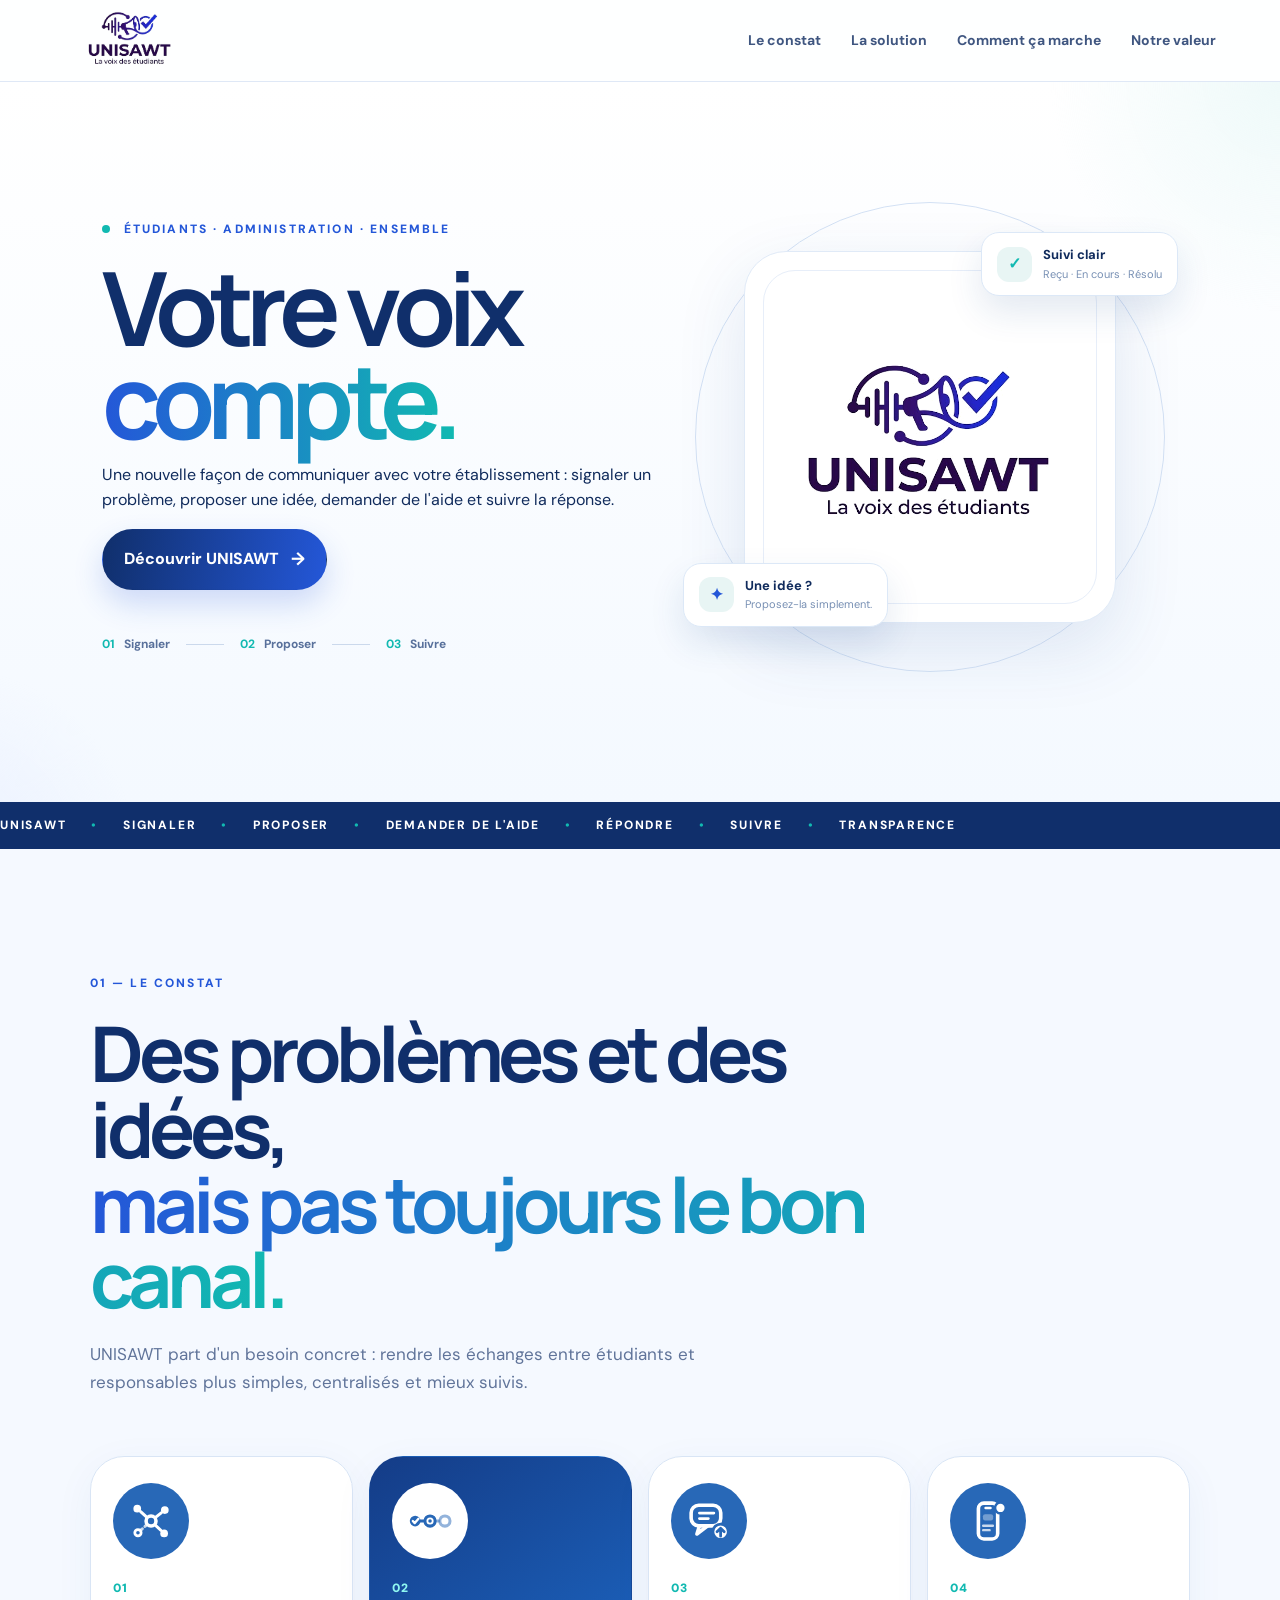
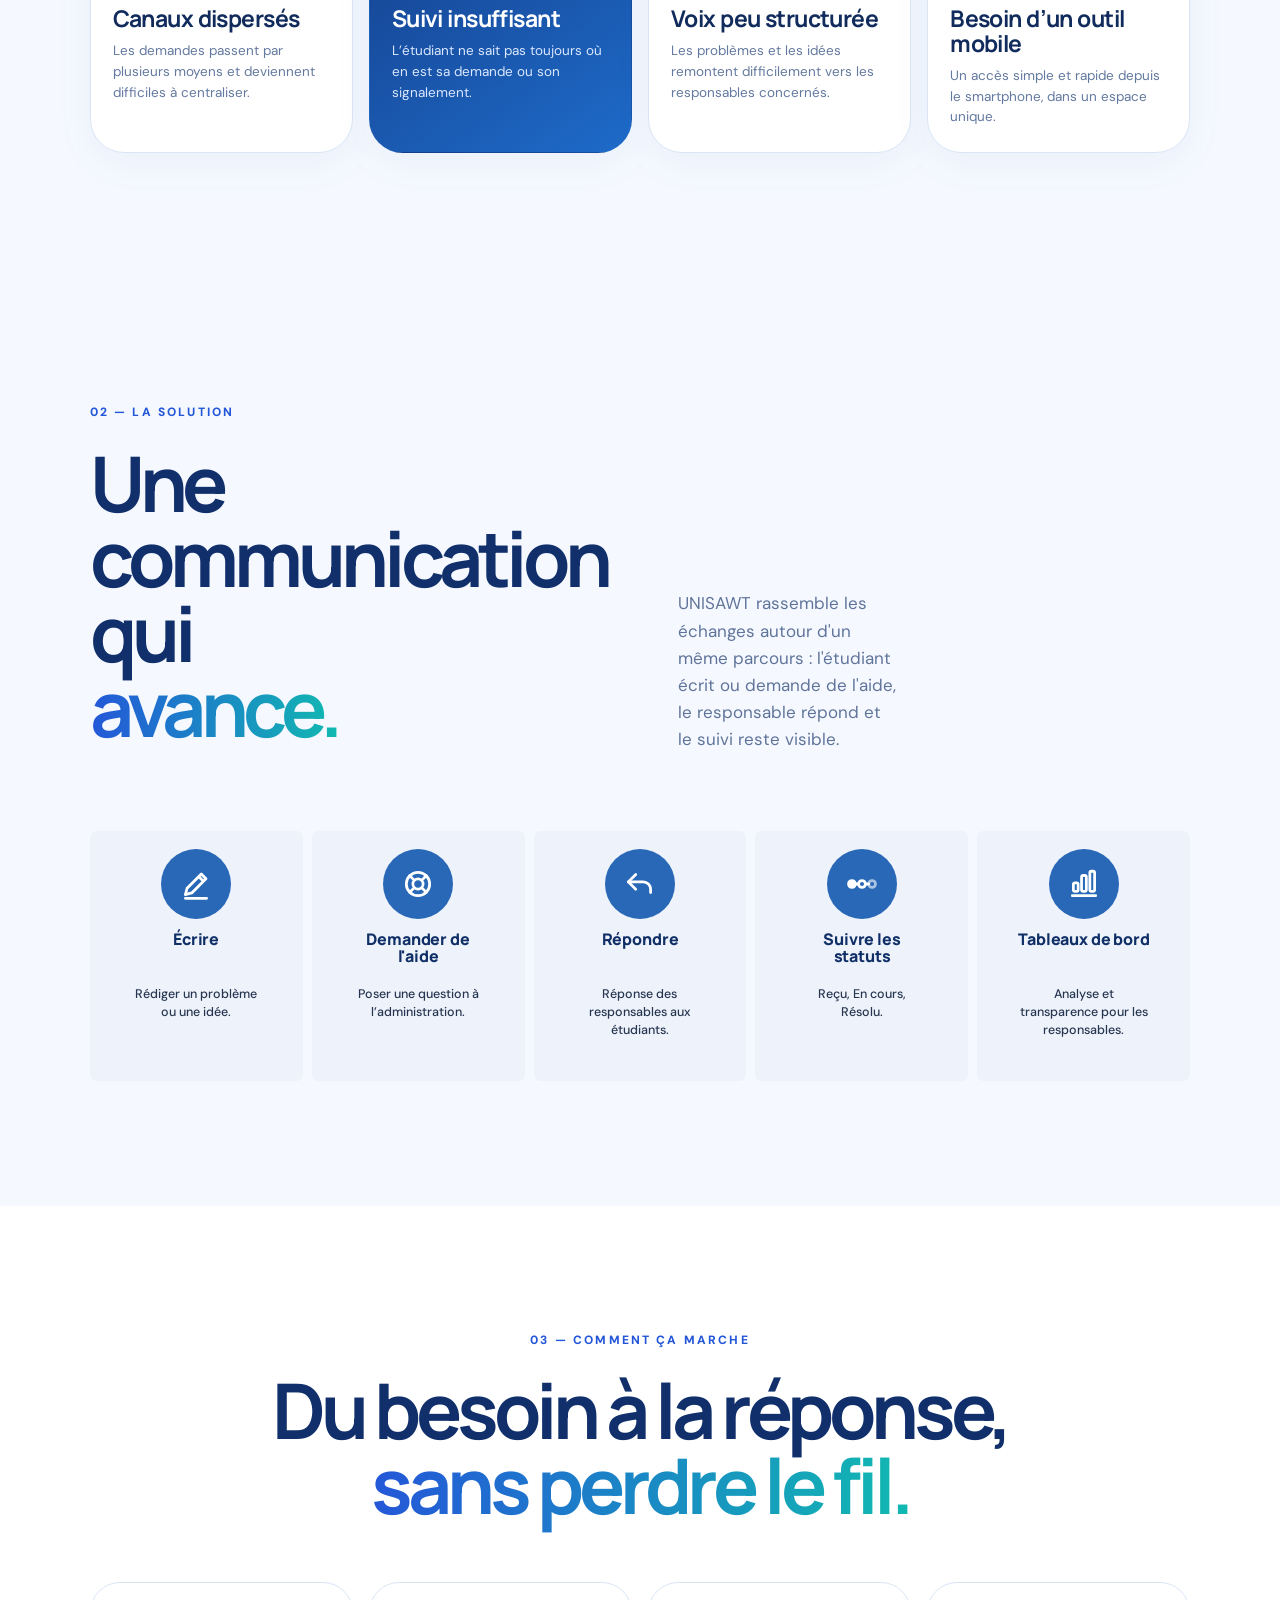
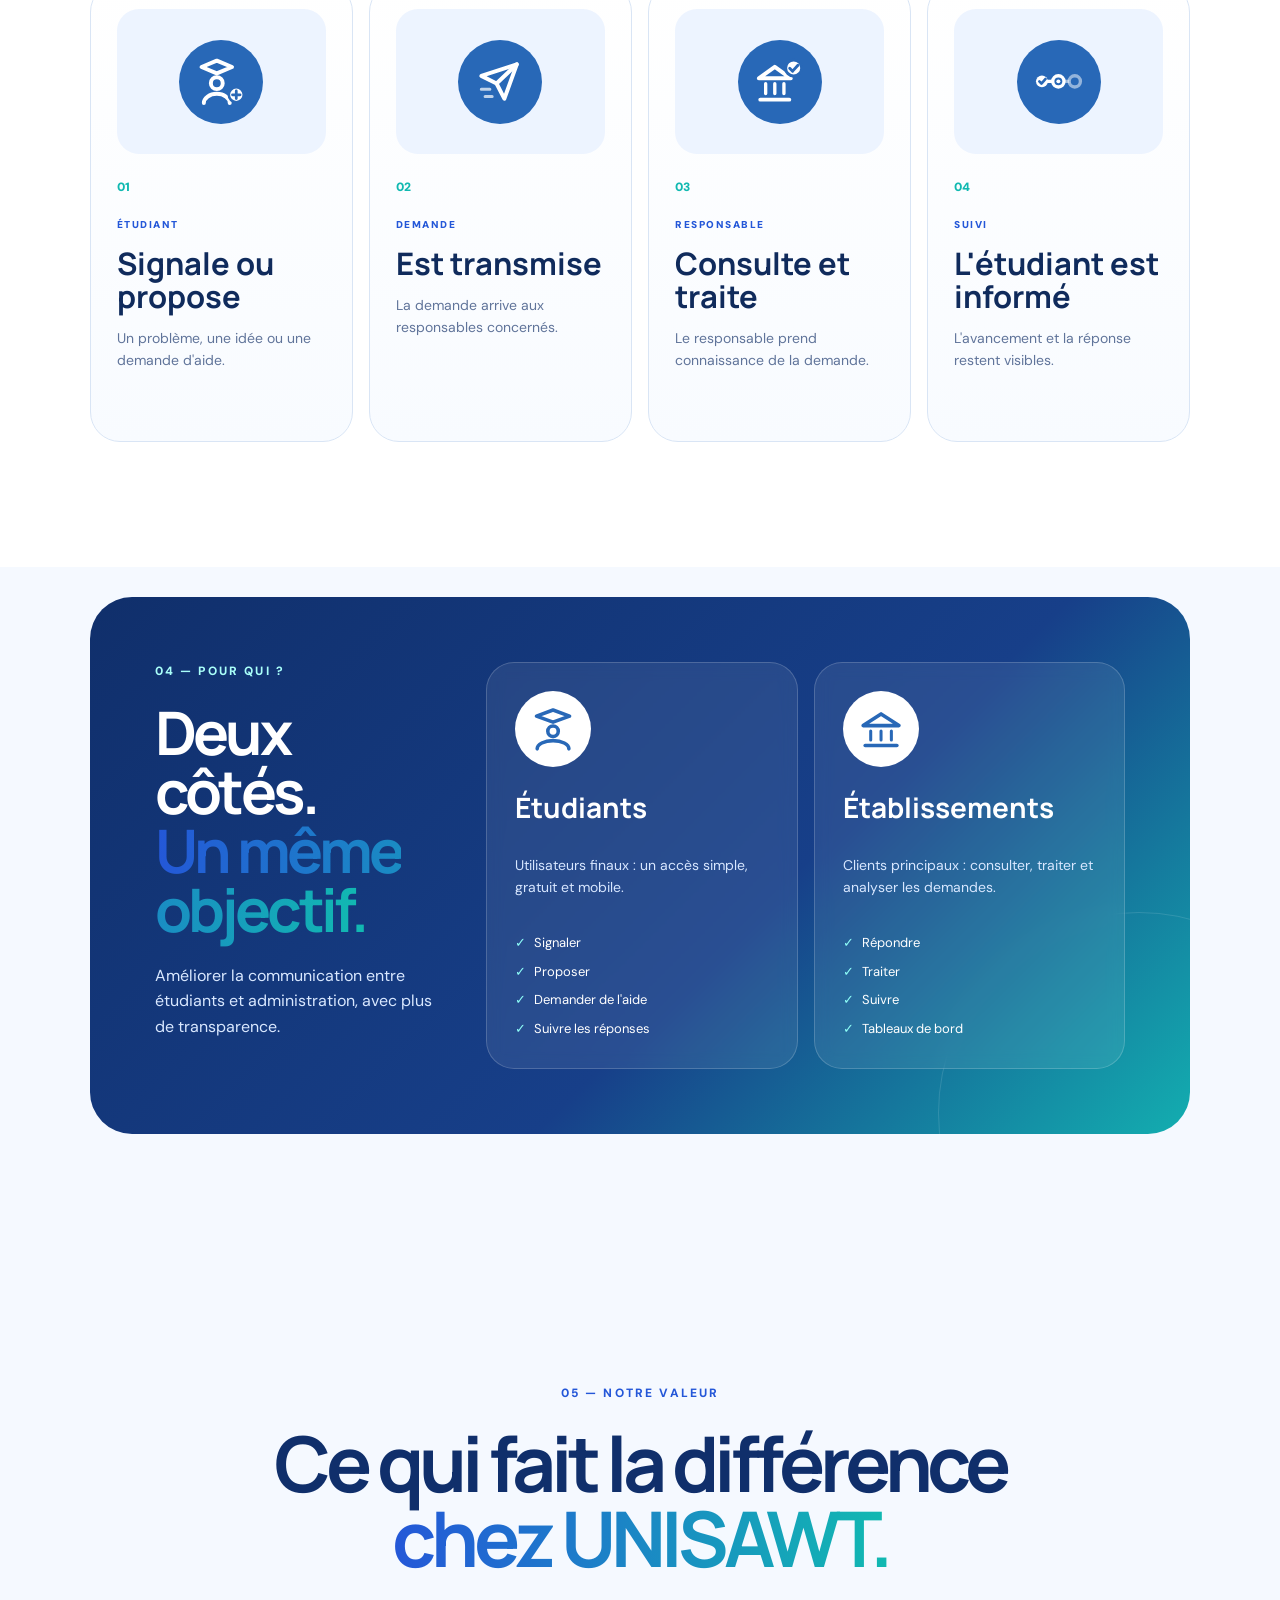
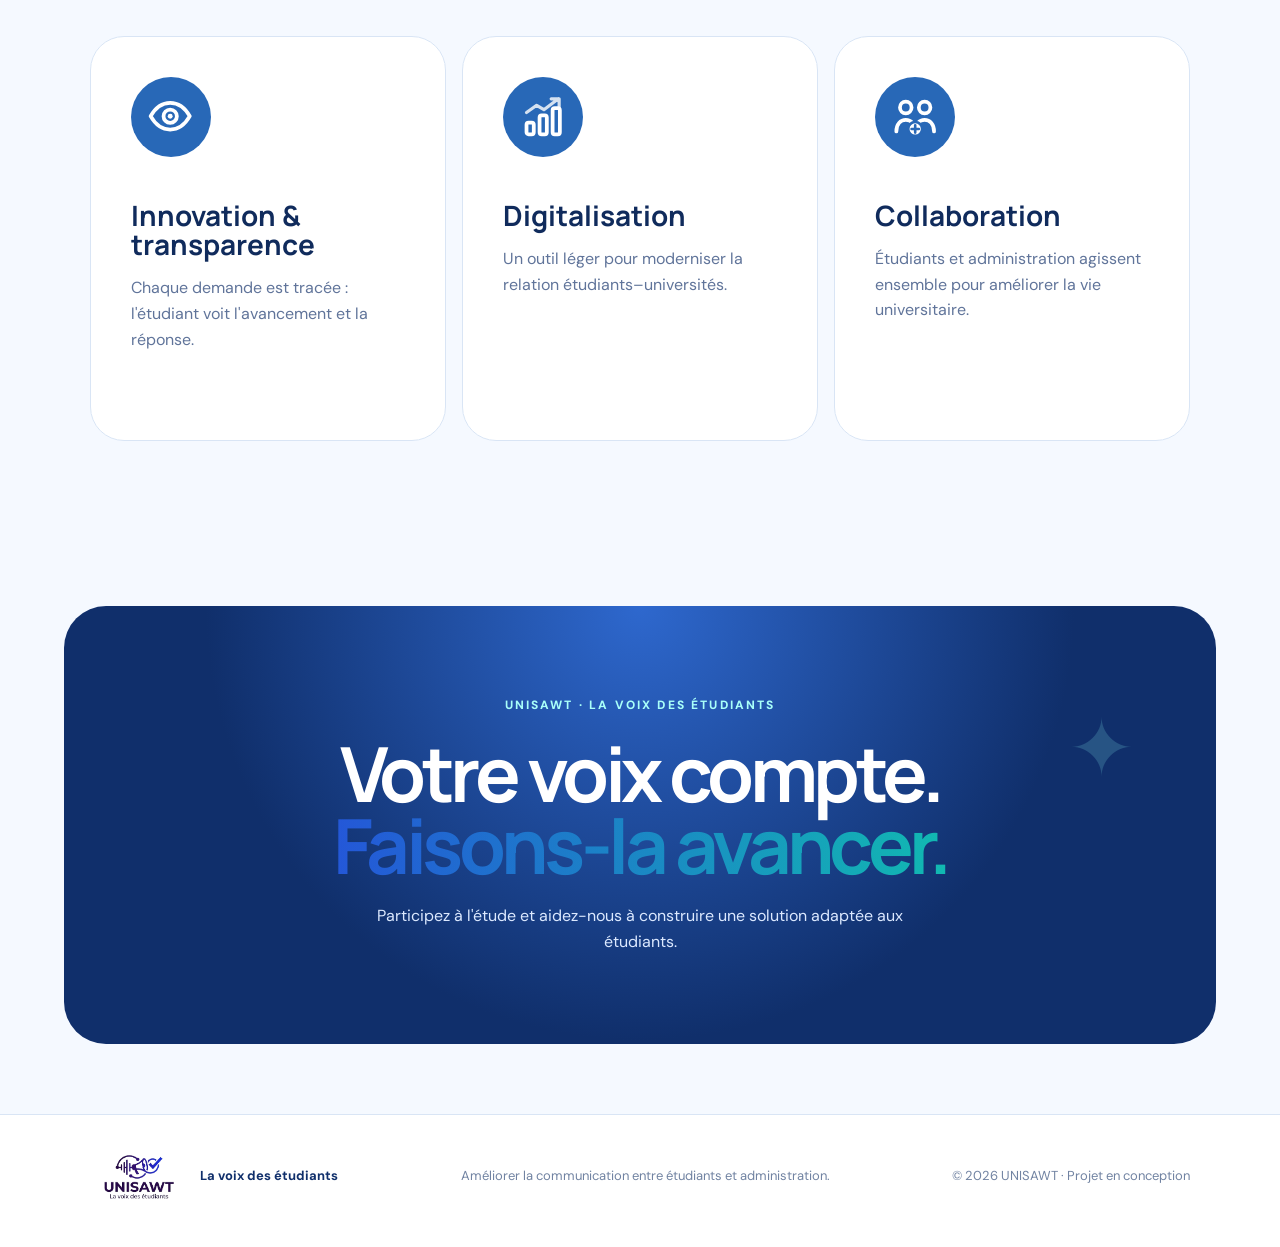
<file: index.html>
<!doctype html>
<html lang="fr">
<head>
  <meta charset="utf-8">
  <meta name="viewport" content="width=device-width, initial-scale=1">
  <meta name="description" content="UNISAWT — La voix des étudiants. Une solution pour signaler, proposer, demander de l'aide et suivre les échanges avec l'administration.">
  <title>UNISAWT · La voix des étudiants</title>
  <link rel="icon" href="assets/logo.png" type="image/png">
  <link rel="preconnect" href="https://fonts.googleapis.com">
  <link rel="preconnect" href="https://fonts.gstatic.com" crossorigin>
  <link href="https://fonts.googleapis.com/css2?family=DM+Sans:wght@400;500;600;700&family=Manrope:wght@600;700;800&display=swap" rel="stylesheet">
  <link rel="stylesheet" href="style.css">
</head>
<body>
  <header class="site-header">
    <a class="brand" href="#top" aria-label="UNISAWT">
      <img src="assets/logo.png" alt="UNISAWT — La voix des étudiants">
    </a>
    <button class="menu-toggle" aria-label="Ouvrir le menu" aria-expanded="false"><span></span><span></span><span></span></button>
    <nav class="nav">
      <a href="#constat">Le constat</a>
      <a href="#solution">La solution</a>
      <a href="#fonctionnement">Comment ça marche</a>
      <a href="#valeur">Notre valeur</a>
    </nav>
  </header>

  <main id="top">
    <section class="hero">
      <div class="hero-bg-shape shape-a"></div><div class="hero-bg-shape shape-b"></div>
      <div class="hero-copy reveal">
        <div class="eyebrow"><span></span> ÉTUDIANTS · ADMINISTRATION · ENSEMBLE</div>
        <h1>Votre voix<br><em>compte.</em></h1>
        <p>Une nouvelle façon de communiquer avec votre établissement : signaler un problème, proposer une idée, demander de l'aide et suivre la réponse.</p>
        <div class="hero-actions">
          <a class="btn btn-primary" href="questionnaire.html">Découvrir UNISAWT <b>→</b></a>
        </div>
        <div class="hero-mini">
          <span><b>01</b> Signaler</span><i></i><span><b>02</b> Proposer</span><i></i><span><b>03</b> Suivre</span>
        </div>
      </div>
      <div class="hero-visual reveal">
        <div class="visual-ring ring-1"></div><div class="visual-ring ring-2"></div>
        <div class="logo-card"><img src="assets/logo.png" alt="Logo UNISAWT"></div>
        <div class="floating-pill pill-1"><span class="check-shape">✓</span><div><strong>Suivi clair</strong><small>Reçu · En cours · Résolu</small></div></div>
        <div class="floating-pill pill-2"><span class="bulb-shape">✦</span><div><strong>Une idée ?</strong><small>Proposez-la simplement.</small></div></div>
      </div>
    </section>

    <section class="marquee"><div>UNISAWT <span>•</span> SIGNALER <span>•</span> PROPOSER <span>•</span> DEMANDER DE L'AIDE <span>•</span> RÉPONDRE <span>•</span> SUIVRE <span>•</span> TRANSPARENCE</div></section>

    <section class="section" id="constat">
      <div class="section-head reveal">
        <div class="eyebrow">01 — LE CONSTAT</div>
        <h2>Des problèmes et des idées,<br><em>mais pas toujours le bon canal.</em></h2>
        <p>UNISAWT part d'un besoin concret : rendre les échanges entre étudiants et responsables plus simples, centralisés et mieux suivis.</p>
      </div>
      <div class="problem-grid">
        <article class="problem-card compact-problem reveal">
          <div class="u-icon u-icon--problem" aria-hidden="true"><svg viewBox="0 0 32 32" fill="none" stroke="currentColor" stroke-width="2.6" stroke-linecap="round" stroke-linejoin="round" aria-hidden="true"><path d="M12.65 13L8.45 9.2M19.5 13.2l3.9-3.1M19.27 19.1l3.83 3.6" stroke-width="2.2"/><path d="M12.65 19L8.96 22.3" stroke-width="2.2" stroke-dasharray="1.4 2.6" opacity=".75"/><circle cx="16" cy="16" r="3.6"/><g fill="currentColor" stroke="none"><circle cx="6" cy="7" r="2.8"/><circle cx="26" cy="8" r="2.8"/><circle cx="25.5" cy="25" r="2.8"/></g><circle cx="6.5" cy="24.5" r="2.3" stroke-width="2"/></svg></div>
          <div class="problem-copy"><span class="card-number">01</span><h3>Canaux dispersés</h3><p>Les demandes passent par plusieurs moyens et deviennent difficiles à centraliser.</p></div>
        </article>
        <article class="problem-card compact-problem dark reveal">
          <div class="u-icon u-icon--problem" aria-hidden="true"><svg viewBox="0 0 32 32" fill="none" stroke="currentColor" stroke-width="2.6" stroke-linecap="round" stroke-linejoin="round" aria-hidden="true"><path d="M5.2 16H16" stroke-width="2.2"/><path d="M16 16h10.8" stroke-width="2.2" opacity=".5"/><circle cx="5.2" cy="16" r="3.9" fill="currentColor" stroke="none"/><path d="M3.5 16l1.4 1.5 2.7-3.1" stroke="var(--badge)" stroke-width="1.7"/><circle cx="16" cy="16" r="3.7" fill="var(--badge)" stroke-width="2.2"/><circle cx="16" cy="16" r="1.3" fill="currentColor" stroke="none"/><circle cx="26.8" cy="16" r="3.7" fill="var(--badge)" stroke-width="2.2" stroke-opacity=".5"/></svg></div>
          <div class="problem-copy"><span class="card-number">02</span><h3>Suivi insuffisant</h3><p>L’étudiant ne sait pas toujours où en est sa demande ou son signalement.</p></div>
        </article>
        <article class="problem-card compact-problem reveal">
          <div class="u-icon u-icon--problem" aria-hidden="true"><svg viewBox="0 0 32 32" fill="none" stroke="currentColor" stroke-width="2.6" stroke-linecap="round" stroke-linejoin="round" aria-hidden="true"><rect x="3" y="4.5" width="21.5" height="15" rx="5.5"/><path d="M9 19.6l-1.8 5.8 7.6-5.8"/><path d="M9 10.2h10.5M9 14.2h6.5" stroke-width="2"/><circle cx="24.4" cy="23.8" r="5.6" fill="currentColor" stroke="var(--badge)" stroke-width="2"/><path d="M24.4 27v-5.6M21.8 23.8l2.6-2.6 2.6 2.6" stroke="var(--badge)" stroke-width="2"/></svg></div>
          <div class="problem-copy"><span class="card-number">03</span><h3>Voix peu structurée</h3><p>Les problèmes et les idées remontent difficilement vers les responsables concernés.</p></div>
        </article>
        <article class="problem-card compact-problem reveal">
          <div class="u-icon u-icon--problem" aria-hidden="true"><svg viewBox="0 0 32 32" fill="none" stroke="currentColor" stroke-width="2.6" stroke-linecap="round" stroke-linejoin="round" aria-hidden="true"><rect x="9" y="3" width="14" height="26" rx="4"/><path d="M14.2 6.6h3.6" stroke-width="1.8"/><rect x="12.3" y="11" width="7.4" height="4.6" rx="1.6" fill="currentColor" fill-opacity=".35" stroke="none"/><path d="M12.5 19.4h7M12.5 22.6h4.6" stroke-width="1.8" opacity=".75"/><circle cx="25" cy="6.5" r="3.9" fill="currentColor" stroke="var(--badge)" stroke-width="1.8"/></svg></div>
          <div class="problem-copy"><span class="card-number">04</span><h3>Besoin d’un outil mobile</h3><p>Un accès simple et rapide depuis le smartphone, dans un espace unique.</p></div>
        </article>
      </div>
    </section>

    <section class="section solution-section" id="solution">
      <div class="section-head split reveal">
        <div><div class="eyebrow">02 — LA SOLUTION</div><h2>Une communication qui<br><em>avance.</em></h2></div>
        <p>UNISAWT rassemble les échanges autour d'un même parcours : l'étudiant écrit ou demande de l'aide, le responsable répond et le suivi reste visible.</p>
      </div>
      <div class="feature-layout feature-layout-clean">
        <article class="feature-card reveal">
          <div class="feature-icon-round"><svg viewBox="0 0 32 32" fill="none" stroke-linecap="round" stroke-linejoin="round" aria-hidden="true"><g stroke="#fff" stroke-width="2.6"><path d="M6 26l1.6-6L21 6.6 25.4 11 12 24.4zM18.5 9l4.5 4.5M6 29.5h20"/></g></svg></div>
          <h3>Écrire</h3>
          <p>Rédiger un problème ou une idée.</p>
        </article>
        <article class="feature-card reveal">
          <div class="feature-icon-round"><svg viewBox="0 0 32 32" fill="none" stroke-linecap="round" stroke-linejoin="round" aria-hidden="true"><g stroke="#fff" stroke-width="2.6"><circle cx="16" cy="16" r="11"/><circle cx="16" cy="16" r="4.8"/><path d="M19.4 12.6l4.4-4.4M12.6 12.6L8.2 8.2M12.6 19.4l-4.4 4.4M19.4 19.4l4.4 4.4"/></g></svg></div>
          <h3>Demander de l'aide</h3>
          <p>Poser une question à l’administration.</p>
        </article>
        <article class="feature-card reveal">
          <div class="feature-icon-round"><svg viewBox="0 0 32 32" fill="none" stroke-linecap="round" stroke-linejoin="round" aria-hidden="true"><g stroke="#fff" stroke-width="2.6"><path d="M12 7L5 14l7 7"/><path d="M5 14h14a7 7 0 0 1 7 7v3"/></g></svg></div>
          <h3>Répondre</h3>
          <p>Réponse des responsables aux étudiants.</p>
        </article>
        <article class="feature-card reveal">
          <div class="feature-icon-round"><svg viewBox="0 0 32 32" fill="none" stroke-linecap="round" stroke-linejoin="round" aria-hidden="true"><g stroke="#fff" stroke-width="2.6"><circle cx="6.5" cy="16" r="3.2" fill="#fff"/><circle cx="16" cy="16" r="3.2"/><circle cx="25.5" cy="16" r="3.2" opacity=".6"/><path d="M9.7 16h3.1M19.2 16h3.1" stroke-dasharray="0"/></g></svg></div>
          <h3>Suivre les statuts</h3>
          <p>Reçu, En cours, Résolu.</p>
        </article>
        <article class="feature-card reveal">
          <div class="feature-icon-round"><svg viewBox="0 0 32 32" fill="none" stroke-linecap="round" stroke-linejoin="round" aria-hidden="true"><g stroke="#fff" stroke-width="2.6"><path d="M5 27h22"/><rect x="6" y="15" width="4.5" height="8" rx="1.5"/><rect x="13.7" y="8" width="4.5" height="15" rx="1.5"/><rect x="21.5" y="4" width="4.5" height="19" rx="1.5"/></g></svg></div>
          <h3>Tableaux de bord</h3>
          <p>Analyse et transparence pour les responsables.</p>
        </article>
      </div>
    </section>

    <section class="section flow-section" id="fonctionnement">
      <div class="section-head centered reveal"><div class="eyebrow">03 — COMMENT ÇA MARCHE</div><h2>Du besoin à la réponse,<br><em>sans perdre le fil.</em></h2></div>
      <div class="flow-grid">
        <article class="flow-card reveal"><div class="flow-visual compact-flow-icon"><span class="u-icon u-icon--flow"><svg viewBox="0 0 32 32" fill="none" stroke="currentColor" stroke-width="2.6" stroke-linecap="round" stroke-linejoin="round" aria-hidden="true"><path d="M13 2.4l10 4.2-10 4.2-10-4.2z"/><circle cx="13" cy="17.2" r="3.9"/><path d="M4.5 30.2a8.5 6 0 0 1 17 0"/><circle cx="25.8" cy="24.8" r="4.9" fill="currentColor" stroke="var(--badge)" stroke-width="1.7"/><path d="M25.8 22.3v5M23.3 24.8h5" stroke="var(--badge)" stroke-width="1.8"/></svg></span></div><span class="flow-number">01</span><small>ÉTUDIANT</small><h3>Signale ou propose</h3><p>Un problème, une idée ou une demande d'aide.</p></article>
        <article class="flow-card reveal"><div class="flow-visual compact-flow-icon"><span class="u-icon u-icon--flow"><svg viewBox="0 0 32 32" fill="none" stroke="currentColor" stroke-width="2.6" stroke-linecap="round" stroke-linejoin="round" aria-hidden="true"><path d="M26.8 4.8L18.6 27.4l-5.1-10-10-5z"/><path d="M26.8 4.8L13.5 17.4"/><path d="M3.5 21.2h5.6M6 26h4.6" stroke-width="2" opacity=".7"/></svg></span></div><span class="flow-number">02</span><small>DEMANDE</small><h3>Est transmise</h3><p>La demande arrive aux responsables concernés.</p></article>
        <article class="flow-card reveal"><div class="flow-visual compact-flow-icon"><span class="u-icon u-icon--flow"><svg viewBox="0 0 32 32" fill="none" stroke="currentColor" stroke-width="2.6" stroke-linecap="round" stroke-linejoin="round" aria-hidden="true"><path d="M2.5 14L13 6.5 23.5 14z"/><path d="M7 17.5v6.5M13 17.5v6.5M19 17.5v6.5" stroke-width="2.2"/><path d="M3.5 28h19"/><circle cx="25.4" cy="7.2" r="5.3" fill="currentColor" stroke="var(--badge)" stroke-width="2"/><path d="M22.8 7.4l1.9 1.9 3.5-3.9" stroke="var(--badge)" stroke-width="1.9"/></svg></span></div><span class="flow-number">03</span><small>RESPONSABLE</small><h3>Consulte et traite</h3><p>Le responsable prend connaissance de la demande.</p></article>
        <article class="flow-card reveal"><div class="flow-visual compact-flow-icon"><span class="u-icon u-icon--flow"><svg viewBox="0 0 32 32" fill="none" stroke="currentColor" stroke-width="2.6" stroke-linecap="round" stroke-linejoin="round" aria-hidden="true"><path d="M5.2 16H16" stroke-width="2.2"/><path d="M16 16h10.8" stroke-width="2.2" opacity=".5"/><circle cx="5.2" cy="16" r="3.9" fill="currentColor" stroke="none"/><path d="M3.5 16l1.4 1.5 2.7-3.1" stroke="var(--badge)" stroke-width="1.7"/><circle cx="16" cy="16" r="3.7" fill="var(--badge)" stroke-width="2.2"/><circle cx="16" cy="16" r="1.3" fill="currentColor" stroke="none"/><circle cx="26.8" cy="16" r="3.7" fill="var(--badge)" stroke-width="2.2" stroke-opacity=".5"/></svg></span></div><span class="flow-number">04</span><small>SUIVI</small><h3>L'étudiant est informé</h3><p>L'avancement et la réponse restent visibles.</p></article>
      </div>
    </section>

    <section class="section audiences">
      <div class="audience-panel reveal">
        <div class="audience-copy"><div class="eyebrow light">04 — POUR QUI ?</div><h2>Deux côtés.<br><em>Un même objectif.</em></h2><p>Améliorer la communication entre étudiants et administration, avec plus de transparence.</p></div>
        <div class="audience-cards">
          <article><div class="u-icon u-icon--aud" aria-hidden="true"><svg viewBox="0 0 32 32" fill="none" stroke="currentColor" stroke-width="2.6" stroke-linecap="round" stroke-linejoin="round" aria-hidden="true"><path d="M16 2.2l12 4.4-12 4.4-12-4.4z"/><circle cx="16" cy="17.6" r="3.8"/><path d="M4.5 30.4a11.5 6 0 0 1 23 0"/></svg></div><h3>Étudiants</h3><p>Utilisateurs finaux : un accès simple, gratuit et mobile.</p><ul><li>Signaler</li><li>Proposer</li><li>Demander de l'aide</li><li>Suivre les réponses</li></ul></article>
          <article><div class="u-icon u-icon--aud" aria-hidden="true"><svg viewBox="0 0 32 32" fill="none" stroke="currentColor" stroke-width="2.6" stroke-linecap="round" stroke-linejoin="round" aria-hidden="true"><path d="M3 13.5L16 5l13 8.5z"/><path d="M8.5 17.5v6.5M16 17.5v6.5M23.5 17.5v6.5" stroke-width="2.2"/><path d="M4.5 28h23"/></svg></div><h3>Établissements</h3><p>Clients principaux : consulter, traiter et analyser les demandes.</p><ul><li>Répondre</li><li>Traiter</li><li>Suivre</li><li>Tableaux de bord</li></ul></article>
        </div>
      </div>
    </section>

    <section class="section value-section" id="valeur">
      <div class="section-head centered reveal"><div class="eyebrow">05 — NOTRE VALEUR</div><h2>Ce qui fait la différence<br><em>chez UNISAWT.</em></h2></div>
      <div class="value-grid">
        <article class="value-card reveal"><div class="u-icon u-icon--value" aria-hidden="true"><svg viewBox="0 0 32 32" fill="none" stroke="currentColor" stroke-width="2.6" stroke-linecap="round" stroke-linejoin="round" aria-hidden="true"><path d="M2.5 16C6 9.8 10.6 6.8 16 6.8s10 3 13.5 9.2C26 22.2 21.4 25.2 16 25.2S6 22.2 2.5 16z"/><circle cx="16" cy="16" r="4.6"/><circle cx="16" cy="16" r="1.7" fill="currentColor" stroke="none"/></svg></div><h3>Innovation & transparence</h3><p>Chaque demande est tracée : l'étudiant voit l'avancement et la réponse.</p></article>
        <article class="value-card reveal"><div class="u-icon u-icon--value" aria-hidden="true"><svg viewBox="0 0 32 32" fill="none" stroke="currentColor" stroke-width="2.6" stroke-linecap="round" stroke-linejoin="round" aria-hidden="true"><rect x="4.5" y="20.5" width="5" height="8" rx="1.4"/><rect x="13.5" y="15.5" width="5" height="13" rx="1.4"/><rect x="22.5" y="10.5" width="5" height="18" rx="1.4"/><path d="M4.5 13.5l7-5 5 3 10-7.5M21.5 4h5.5v5.5" stroke-width="2.2" opacity=".8"/></svg></div><h3>Digitalisation</h3><p>Un outil léger pour moderniser la relation étudiants–universités.</p></article>
        <article class="value-card reveal"><div class="u-icon u-icon--value" aria-hidden="true"><svg viewBox="0 0 32 32" fill="none" stroke="currentColor" stroke-width="2.6" stroke-linecap="round" stroke-linejoin="round" aria-hidden="true"><circle cx="9.5" cy="10" r="4"/><circle cx="22.5" cy="10" r="4"/><path d="M3 26.5c0-5 2.9-8 6.5-8s6.5 3 6.5 8M16 26.5c0-5 2.9-8 6.5-8s6.5 3 6.5 8"/><circle cx="16" cy="24.8" r="4.8" fill="currentColor" stroke="var(--badge)" stroke-width="1.8"/><path d="M16 22.3v5M13.5 24.8h5" stroke="var(--badge)" stroke-width="1.8"/></svg></div><h3>Collaboration</h3><p>Étudiants et administration agissent ensemble pour améliorer la vie universitaire.</p></article>
      </div>
    </section>

    <section class="final-cta"><div class="cta-symbol">✦</div><div class="eyebrow light">UNISAWT · LA VOIX DES ÉTUDIANTS</div><h2>Votre voix compte.<br><em>Faisons-la avancer.</em></h2><p>Participez à l'étude et aidez-nous à construire une solution adaptée aux étudiants.</p></section>
  </main>

  <footer><div class="footer-brand"><img src="assets/logo.png" alt="UNISAWT"><span>La voix des étudiants</span></div><p>Améliorer la communication entre étudiants et administration.</p><span>© 2026 UNISAWT · Projet en conception</span></footer>
  <script src="script.js"></script>
</body>
</html>
</file>
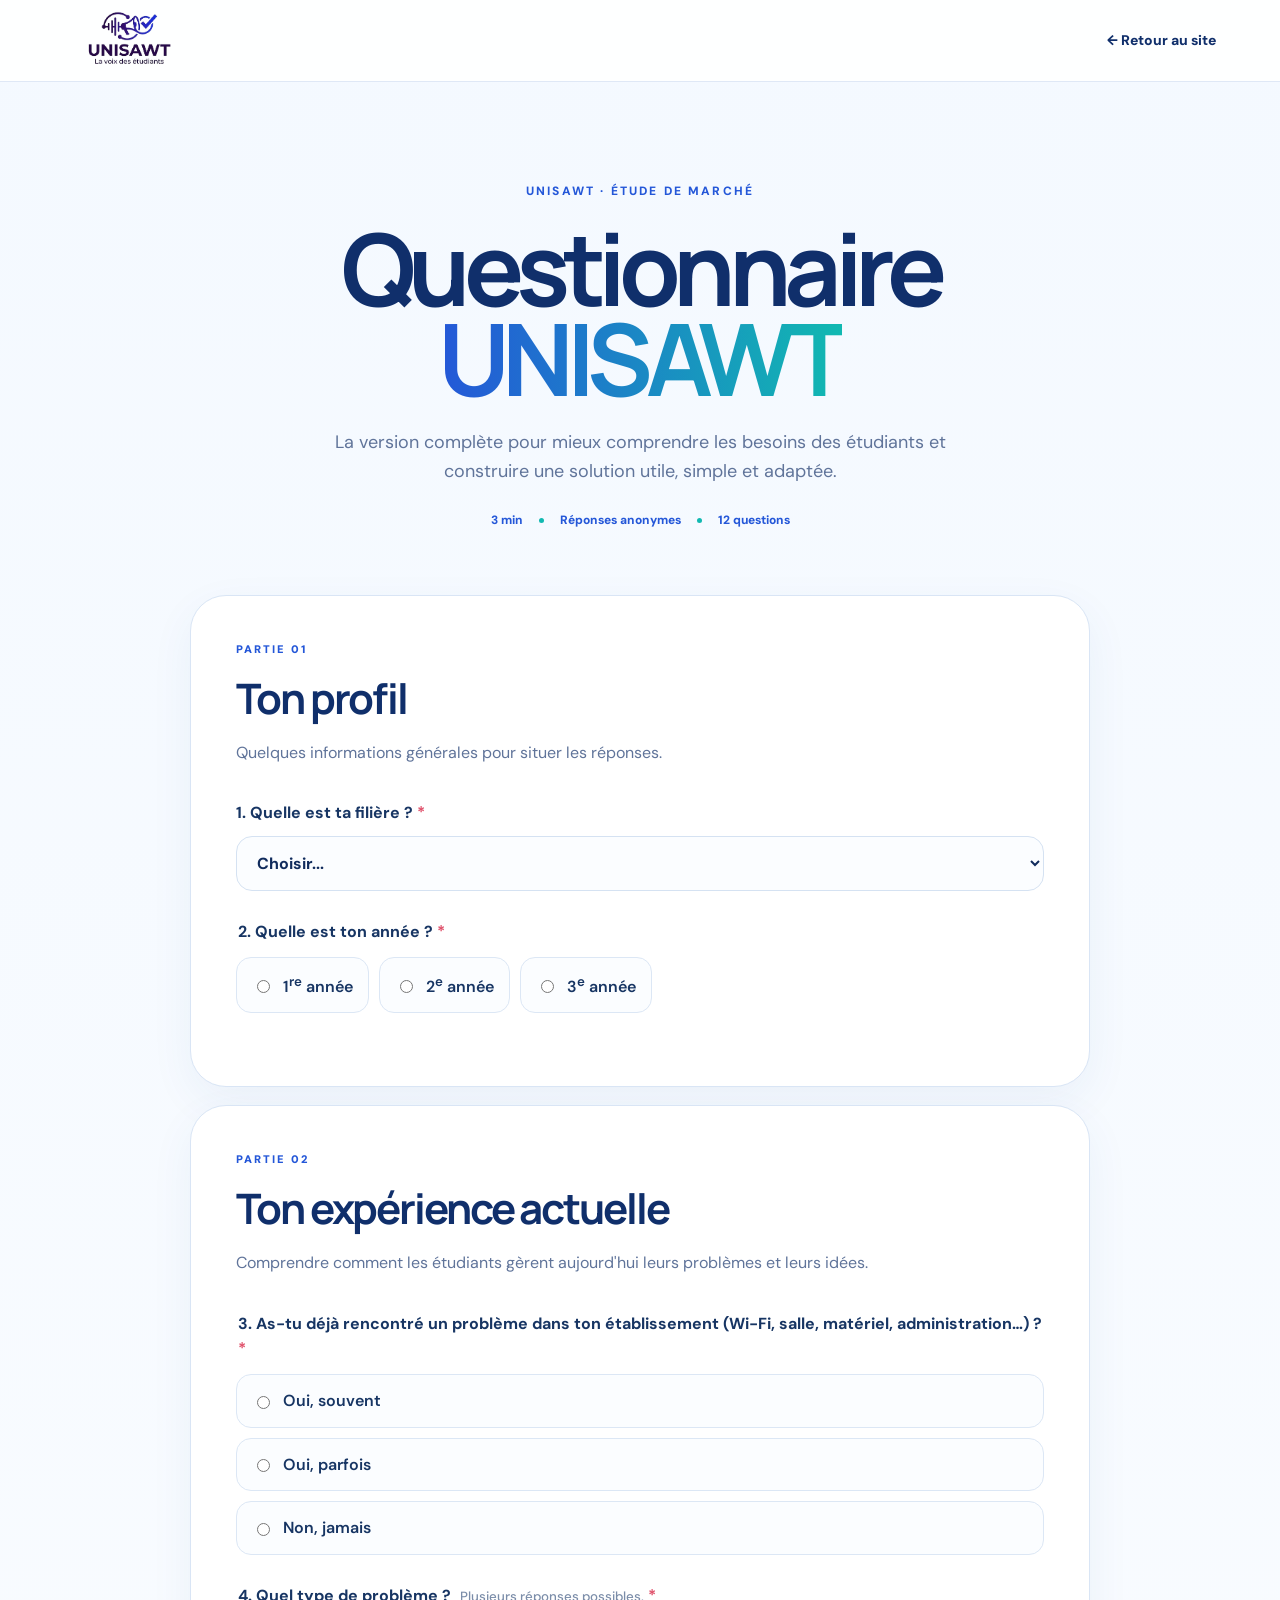
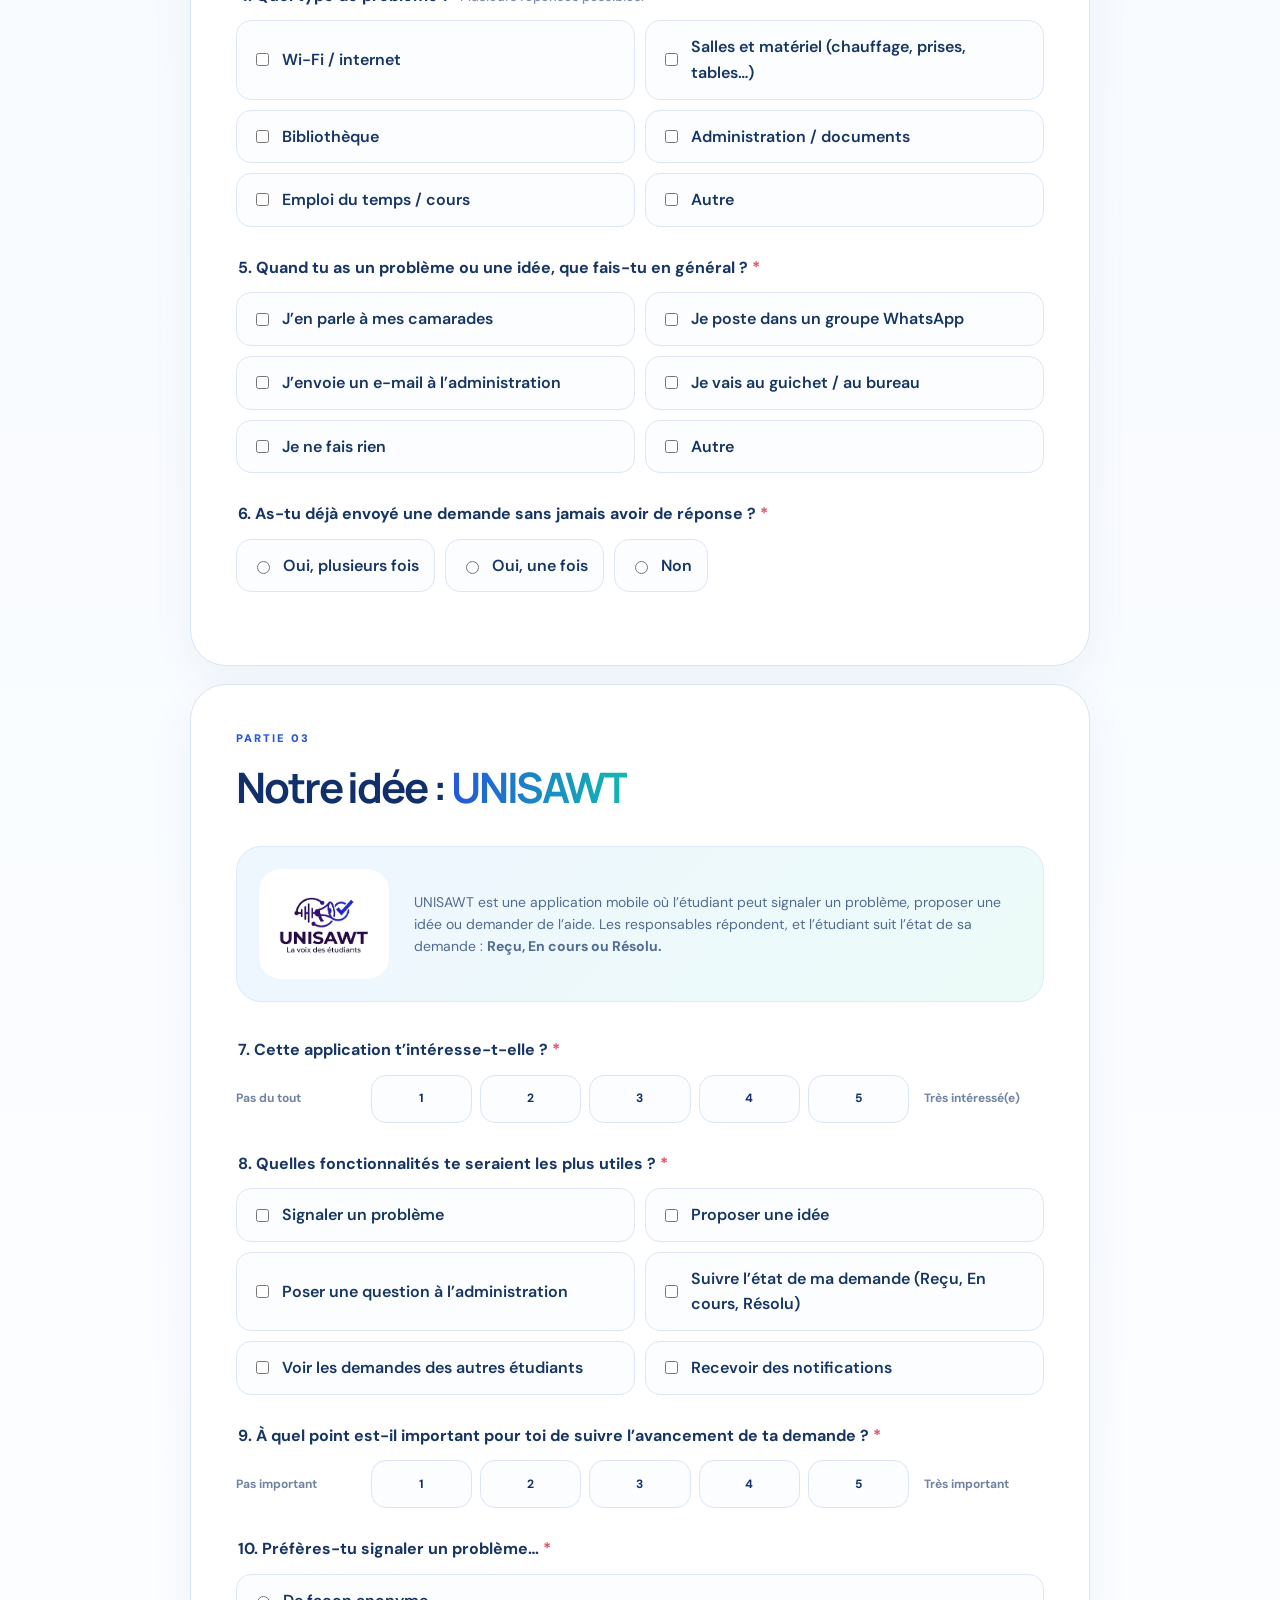
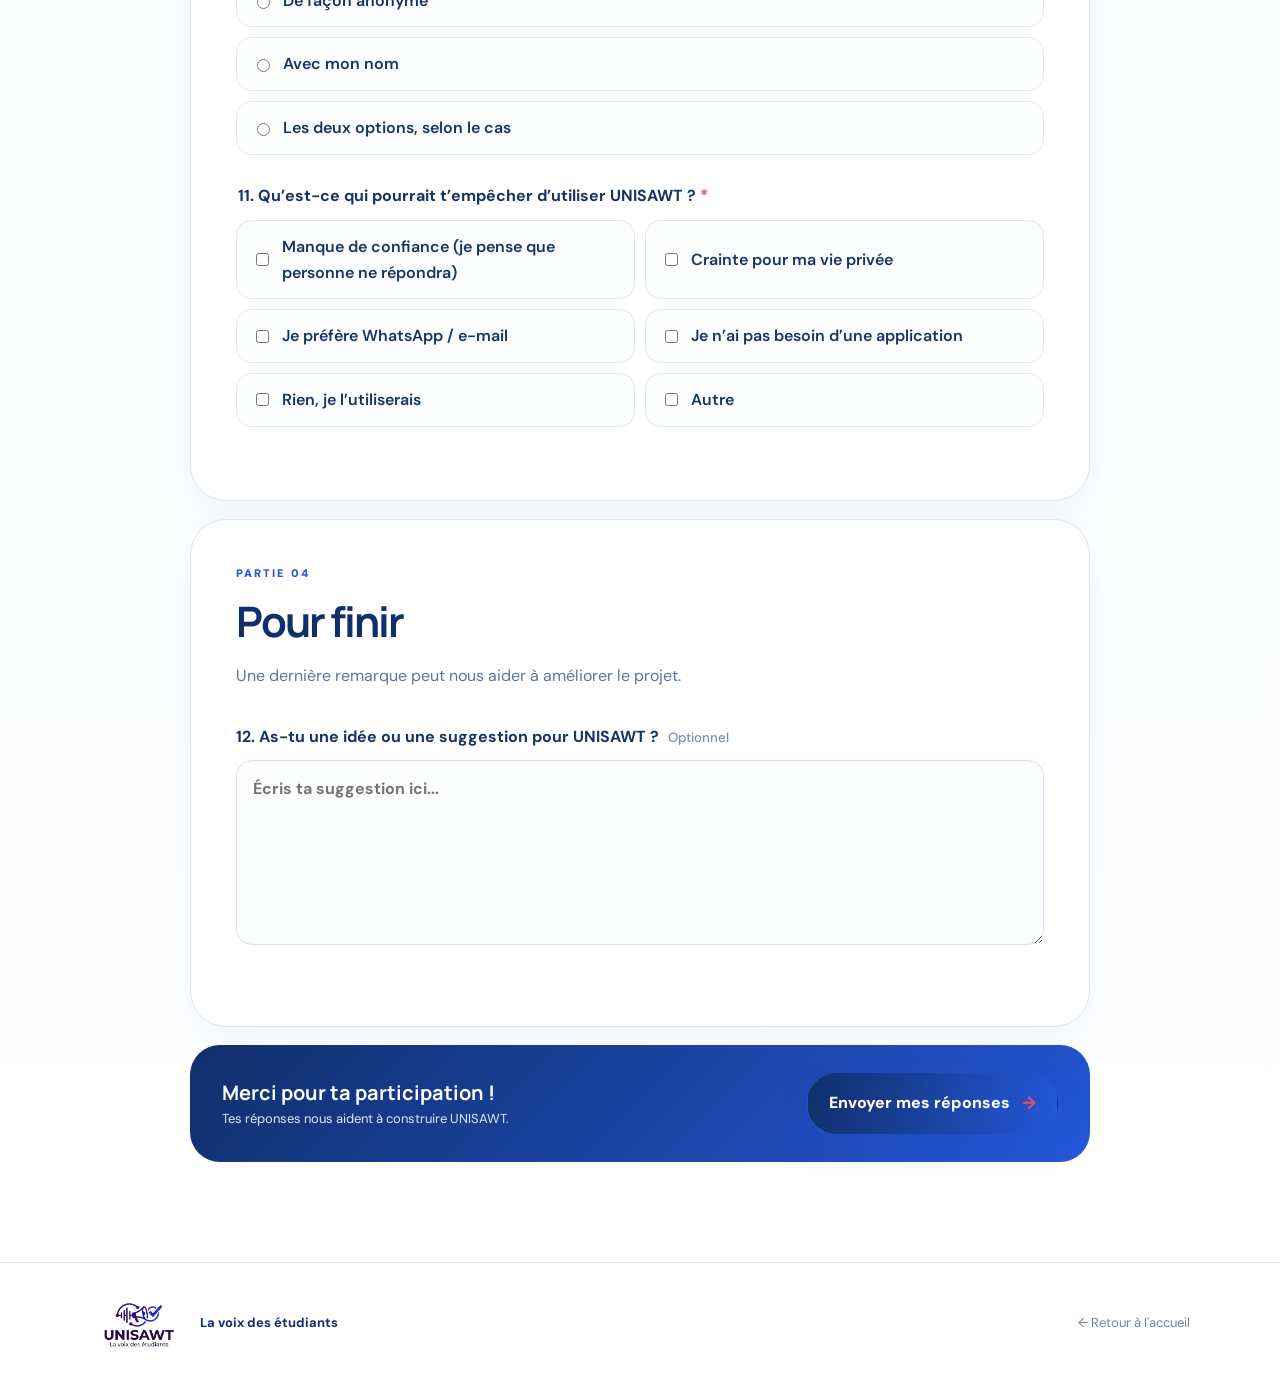
<file: questionnaire.html>
<!doctype html>
<html lang="fr">
<head>
<meta charset="utf-8"><meta name="viewport" content="width=device-width, initial-scale=1">
<title>Questionnaire · UNISAWT</title>
<link rel="icon" href="assets/logo.png" type="image/png">
<link rel="preconnect" href="https://fonts.googleapis.com"><link rel="preconnect" href="https://fonts.gstatic.com" crossorigin>
<link href="https://fonts.googleapis.com/css2?family=DM+Sans:wght@400;500;600;700&family=Manrope:wght@600;700;800&display=swap" rel="stylesheet">
<link rel="stylesheet" href="style.css">
</head>
<body class="questionnaire-page">
<header class="site-header"><a class="brand" href="index.html"><img src="assets/logo.png" alt="UNISAWT — La voix des étudiants"></a><nav class="nav static-nav"><a href="index.html">← Retour au site</a></nav></header>
<main>
<section class="form-hero"><div class="eyebrow">UNISAWT · ÉTUDE DE MARCHÉ</div><h1>Questionnaire<br><em>UNISAWT</em></h1><p>La version complète pour mieux comprendre les besoins des étudiants et construire une solution utile, simple et adaptée.</p><div class="form-meta"><span>3 min</span><i></i><span>Réponses anonymes</span><i></i><span>12 questions</span></div></section>
<form id="unisawtForm" class="survey" onsubmit="return submitSurvey(event)">
<section class="survey-part"><div class="part-label">PARTIE 01</div><h2>Ton profil</h2><p class="part-desc">Quelques informations générales pour situer les réponses.</p>
<label>1. Quelle est ta filière ? <b>*</b><select required name="filiere"><option value="">Choisir...</option><option>Ingénierie des Données & Business Intelligence</option><option>Ingénierie en Mécatronique Navale</option><option>Cybersécurité et Audit des Systèmes d’Information</option><option>Informatique et Développement Digital</option><option>Intelligence Artificielle</option><option>Industrie Navale : Systèmes Électriques et Maintenance</option></select></label>
<fieldset><legend>2. Quelle est ton année ? <b>*</b></legend><div class="choices"><label><input type="radio" name="annee" value="1" required><span>1<sup>re</sup> année</span></label><label><input type="radio" name="annee" value="2"><span>2<sup>e</sup> année</span></label><label><input type="radio" name="annee" value="3"><span>3<sup>e</sup> année</span></label></div></fieldset></section>

<section class="survey-part"><div class="part-label">PARTIE 02</div><h2>Ton expérience actuelle</h2><p class="part-desc">Comprendre comment les étudiants gèrent aujourd'hui leurs problèmes et leurs idées.</p>
<fieldset><legend>3. As-tu déjà rencontré un problème dans ton établissement (Wi-Fi, salle, matériel, administration…) ? <b>*</b></legend><div class="choices stack"><label><input type="radio" name="probleme" value="souvent" required><span>Oui, souvent</span></label><label><input type="radio" name="probleme" value="parfois"><span>Oui, parfois</span></label><label><input type="radio" name="probleme" value="jamais"><span>Non, jamais</span></label></div></fieldset>
<fieldset><legend>4. Quel type de problème ? <small>Plusieurs réponses possibles.</small> <b>*</b></legend><div class="choices checks"><label><input type="checkbox" name="type" value="wifi"><span>Wi-Fi / internet</span></label><label><input type="checkbox" name="type" value="salles"><span>Salles et matériel (chauffage, prises, tables…)</span></label><label><input type="checkbox" name="type" value="bibliotheque"><span>Bibliothèque</span></label><label><input type="checkbox" name="type" value="admin"><span>Administration / documents</span></label><label><input type="checkbox" name="type" value="emploi"><span>Emploi du temps / cours</span></label><label><input type="checkbox" name="type" value="autre"><span>Autre</span></label></div></fieldset>
<fieldset><legend>5. Quand tu as un problème ou une idée, que fais-tu en général ? <b>*</b></legend><div class="choices checks"><label><input type="checkbox" name="canal" value="camarades"><span>J’en parle à mes camarades</span></label><label><input type="checkbox" name="canal" value="whatsapp"><span>Je poste dans un groupe WhatsApp</span></label><label><input type="checkbox" name="canal" value="email"><span>J’envoie un e-mail à l’administration</span></label><label><input type="checkbox" name="canal" value="guichet"><span>Je vais au guichet / au bureau</span></label><label><input type="checkbox" name="canal" value="rien"><span>Je ne fais rien</span></label><label><input type="checkbox" name="canal" value="autre"><span>Autre</span></label></div></fieldset>
<fieldset><legend>6. As-tu déjà envoyé une demande sans jamais avoir de réponse ? <b>*</b></legend><div class="choices"><label><input type="radio" name="reponse" value="plusieurs" required><span>Oui, plusieurs fois</span></label><label><input type="radio" name="reponse" value="une"><span>Oui, une fois</span></label><label><input type="radio" name="reponse" value="non"><span>Non</span></label></div></fieldset></section>

<section class="survey-part idea-part"><div class="part-label">PARTIE 03</div><h2>Notre idée : <em>UNISAWT</em></h2><div class="idea-box"><div class="idea-logo"><img src="assets/logo.png" alt="UNISAWT"></div><p>UNISAWT est une application mobile où l’étudiant peut signaler un problème, proposer une idée ou demander de l’aide. Les responsables répondent, et l’étudiant suit l’état de sa demande : <strong>Reçu, En cours ou Résolu.</strong></p></div>
<fieldset><legend>7. Cette application t’intéresse-t-elle ? <b>*</b></legend><div class="scale"><span>Pas du tout</span><div><label><input type="radio" name="interet" value="1" required><b>1</b></label><label><input type="radio" name="interet" value="2"><b>2</b></label><label><input type="radio" name="interet" value="3"><b>3</b></label><label><input type="radio" name="interet" value="4"><b>4</b></label><label><input type="radio" name="interet" value="5"><b>5</b></label></div><span>Très intéressé(e)</span></div></fieldset>
<fieldset><legend>8. Quelles fonctionnalités te seraient les plus utiles ? <b>*</b></legend><div class="choices checks"><label><input type="checkbox" name="features" value="signaler"><span>Signaler un problème</span></label><label><input type="checkbox" name="features" value="idee"><span>Proposer une idée</span></label><label><input type="checkbox" name="features" value="question"><span>Poser une question à l’administration</span></label><label><input type="checkbox" name="features" value="suivi"><span>Suivre l’état de ma demande (Reçu, En cours, Résolu)</span></label><label><input type="checkbox" name="features" value="autres"><span>Voir les demandes des autres étudiants</span></label><label><input type="checkbox" name="features" value="notifications"><span>Recevoir des notifications</span></label></div></fieldset>
<fieldset><legend>9. À quel point est-il important pour toi de suivre l’avancement de ta demande ? <b>*</b></legend><div class="scale"><span>Pas important</span><div><label><input type="radio" name="importance" value="1" required><b>1</b></label><label><input type="radio" name="importance" value="2"><b>2</b></label><label><input type="radio" name="importance" value="3"><b>3</b></label><label><input type="radio" name="importance" value="4"><b>4</b></label><label><input type="radio" name="importance" value="5"><b>5</b></label></div><span>Très important</span></div></fieldset>
<fieldset><legend>10. Préfères-tu signaler un problème… <b>*</b></legend><div class="choices stack"><label><input type="radio" name="anonyme" value="anonyme" required><span>De façon anonyme</span></label><label><input type="radio" name="anonyme" value="nom"><span>Avec mon nom</span></label><label><input type="radio" name="anonyme" value="les-deux"><span>Les deux options, selon le cas</span></label></div></fieldset>
<fieldset><legend>11. Qu’est-ce qui pourrait t’empêcher d’utiliser UNISAWT ? <b>*</b></legend><div class="choices checks"><label><input type="checkbox" name="blocage" value="confiance"><span>Manque de confiance (je pense que personne ne répondra)</span></label><label><input type="checkbox" name="blocage" value="vie-privee"><span>Crainte pour ma vie privée</span></label><label><input type="checkbox" name="blocage" value="whatsapp"><span>Je préfère WhatsApp / e-mail</span></label><label><input type="checkbox" name="blocage" value="besoin"><span>Je n’ai pas besoin d’une application</span></label><label><input type="checkbox" name="blocage" value="rien"><span>Rien, je l’utiliserais</span></label><label><input type="checkbox" name="blocage" value="autre"><span>Autre</span></label></div></fieldset></section>

<section class="survey-part"><div class="part-label">PARTIE 04</div><h2>Pour finir</h2><p class="part-desc">Une dernière remarque peut nous aider à améliorer le projet.</p><label>12. As-tu une idée ou une suggestion pour UNISAWT ? <small>Optionnel</small><textarea name="suggestion" rows="6" placeholder="Écris ta suggestion ici..."></textarea></label></section>

<div class="submit-box"><div><strong>Merci pour ta participation !</strong><span>Tes réponses nous aident à construire UNISAWT.</span></div><button class="btn btn-primary" type="submit">Envoyer mes réponses <b>→</b></button></div>
</form>
</main>
<footer><div class="footer-brand"><img src="assets/logo.png" alt="UNISAWT"><span>La voix des étudiants</span></div><a href="index.html">← Retour à l'accueil</a></footer>
<script src="script.js"></script>
<script>function submitSurvey(e){e.preventDefault(); document.querySelector('.submit-box').innerHTML='<div class="success"><span>✓</span><div><strong>Merci pour ta participation !</strong><small>Le questionnaire a bien été rempli sur cette page. Pour enregistrer officiellement tes réponses dans notre étude Google Forms, utilise le bouton ci-dessous.</small></div><a class="btn btn-primary" target="_blank" rel="noopener" href="https://docs.google.com/forms/d/e/1FAIpQLSes5e7jm1qc2QcCKbCU63F60WOxHXKs3lun9z7dEFDIEMEOYg/viewform?usp=header">Ouvrir Google Forms ↗</a></div>'; return false;}</script>
</body></html>
</file>
<file: style.css>
:root{--navy:#102f6b;--blue:#2457d8;--purple:#3c176f;--cyan:#11b9b1;--ink:#102b5c;--muted:#60749a;--bg:#f5f9ff;--line:#d9e5f5;--white:#fff;--shadow:0 24px 70px rgba(31,75,150,.12)}
*{box-sizing:border-box}html{scroll-behavior:smooth}body{margin:0;background:var(--bg);color:var(--ink);font-family:'DM Sans',sans-serif;line-height:1.6}a{text-decoration:none;color:inherit}button,input,select,textarea{font:inherit}.site-header{position:sticky;top:0;z-index:20;height:82px;padding:10px 5vw;display:flex;align-items:center;justify-content:space-between;background:rgba(255,255,255,.9);backdrop-filter:blur(18px);border-bottom:1px solid rgba(215,227,244,.8)}.brand img{width:132px;height:62px;object-fit:contain}.nav{display:flex;align-items:center;gap:30px;font-size:14px;font-weight:700}.nav a{color:#3f5680}.nav a:hover{color:var(--blue)}.nav-cta{background:var(--navy);color:white!important;padding:12px 18px;border-radius:999px;box-shadow:0 10px 25px rgba(16,47,107,.16)}.menu-toggle{display:none;border:0;background:none}.hero{min-height:720px;position:relative;overflow:hidden;display:grid;grid-template-columns:1fr .9fr;align-items:center;gap:30px;padding:70px 8vw 80px;background:linear-gradient(180deg,#fff 0%,#f4f9ff 100%)}.hero-copy{max-width:650px;position:relative;z-index:2}.eyebrow{font-size:12px;letter-spacing:.18em;font-weight:800;color:var(--blue);margin-bottom:22px}.eyebrow span{display:inline-block;width:8px;height:8px;border-radius:50%;background:var(--cyan);margin-right:8px}.hero h1,.form-hero h1{font-family:Manrope,sans-serif;font-size:clamp(64px,8vw,116px);line-height:.9;letter-spacing:-.075em;margin:0;color:var(--navy)}h1 em,h2 em{font-style:normal;background:linear-gradient(90deg,var(--blue),var(--cyan));-webkit-background-clip:text;background-clip:text;color:transparent}.hero-text{max-width:560px;font-size:19px;color:var(--muted);margin:28px 0}.hero-actions{display:flex;gap:12px;flex-wrap:wrap}.btn{display:inline-flex;align-items:center;gap:12px;border-radius:999px;padding:15px 21px;font-weight:800;border:1px solid transparent;transition:.25s}.btn b{font-size:18px}.btn-primary{background:linear-gradient(100deg,var(--navy),var(--blue));color:#fff;box-shadow:0 14px 30px rgba(36,87,216,.2)}.btn-primary:hover{transform:translateY(-2px)}.btn-soft{background:#fff;border-color:var(--line);color:var(--navy)}.hero-mini{display:flex;align-items:center;gap:16px;margin-top:45px;color:#58709b;font-size:12px;font-weight:700}.hero-mini b{color:var(--cyan);margin-right:6px}.hero-mini i{width:38px;height:1px;background:#cbd9ec}.hero-visual{min-height:500px;position:relative;display:grid;place-items:center}.visual-ring{position:absolute;border:1px solid #d3e1f4;border-radius:50%}.ring-1{width:470px;height:470px}.ring-2{width:330px;height:330px;border-style:dashed}.logo-card{width:min(430px,75%);aspect-ratio:1/1;border-radius:42px;background:#fff;box-shadow:var(--shadow);display:grid;place-items:center;position:relative;z-index:2;border:1px solid #e0eaf7}.logo-card:after{content:'';position:absolute;inset:18px;border-radius:32px;border:1px solid #e7eef9}.logo-card img{width:78%;height:auto;position:relative;z-index:1}.floating-pill{position:absolute;z-index:4;display:flex;gap:11px;align-items:center;background:#fff;border:1px solid #dce8f7;padding:12px 15px;border-radius:18px;box-shadow:0 16px 35px rgba(26,70,137,.12)}.floating-pill strong{display:block;font-size:13px}.floating-pill small{display:block;color:#7890b4;font-size:11px}.pill-1{top:9%;right:0}.pill-2{bottom:12%;left:0}.check-shape,.bulb-shape{width:35px;height:35px;border-radius:12px;display:grid;place-items:center;background:#e8f5f4;color:var(--cyan);font-weight:900}.bulb-shape{color:var(--blue)}.hero-bg-shape{position:absolute;border-radius:50%;filter:blur(2px);opacity:.5}.shape-a{width:500px;height:500px;right:-250px;top:-250px;background:radial-gradient(circle,#dff5f4,transparent 65%)}.shape-b{width:400px;height:400px;left:-250px;bottom:-250px;background:radial-gradient(circle,#e3eaff,transparent 65%)}.marquee{overflow:hidden;background:var(--navy);color:#fff;padding:14px 0;font-size:12px;letter-spacing:.15em;font-weight:800;white-space:nowrap}.marquee div{animation:marquee 24s linear infinite}.marquee span{color:var(--cyan);padding:0 20px}@keyframes marquee{to{transform:translateX(-30%)}}.section{padding:125px 7vw}.section-head{max-width:900px;margin-bottom:60px}.section-head.split{display:grid;grid-template-columns:1fr .7fr;gap:70px;align-items:end}.section-head.centered{text-align:center;margin-left:auto;margin-right:auto}.section-head h2{font-family:Manrope,sans-serif;font-size:clamp(46px,6vw,78px);line-height:.98;letter-spacing:-.065em;margin:0 0 25px;color:var(--navy)}.section-head p{font-size:17px;color:var(--muted);max-width:620px}.section-head.centered p{margin-left:auto;margin-right:auto}.problem-grid{display:grid;grid-template-columns:repeat(4,1fr);gap:16px}.problem-card{min-height:400px;border:1px solid var(--line);background:#fff;border-radius:34px;padding:28px;position:relative;overflow:hidden;box-shadow:0 10px 40px rgba(31,75,150,.05)}.problem-card.dark{background:linear-gradient(145deg,#143c87,#1e6bc9);color:#fff;border-color:transparent}.problem-card.dark p{color:#dbe8ff}.card-number{position:absolute;top:26px;right:28px;color:var(--cyan);font-weight:900;font-size:12px;letter-spacing:.1em}.problem-card.dark .card-number{color:#a9fff9}.problem-card h3{position:absolute;left:28px;bottom:92px;margin:0;font-family:Manrope;font-size:24px;max-width:250px;line-height:1.05}.problem-card p{position:absolute;left:28px;right:28px;bottom:28px;margin:0;color:#63799f;font-size:14px}.abstract-icon{height:150px;width:150px;position:relative;margin-top:15px}.nodes-icon:before,.nodes-icon:after{content:'';position:absolute;border:2px solid var(--blue);border-radius:50%}.nodes-icon:before{width:68px;height:68px;left:30px;top:22px}.nodes-icon:after{width:18px;height:18px;left:4px;top:65px;box-shadow:116px -38px 0 -2px #fff,116px -38px 0 0 var(--cyan)}.nodes-icon i{position:absolute;width:42px;height:2px;background:linear-gradient(90deg,var(--cyan),var(--blue));transform-origin:left}.nodes-icon i:nth-child(1){left:20px;top:73px;transform:rotate(-24deg)}.nodes-icon i:nth-child(2){left:84px;top:55px;transform:rotate(-35deg)}.nodes-icon i:nth-child(3){left:82px;top:92px;transform:rotate(30deg)}.nodes-icon b{position:absolute;width:13px;height:13px;border-radius:50%;background:var(--cyan);left:112px;top:111px}.path-icon:before{content:'';position:absolute;left:20px;top:20px;width:110px;height:95px;border:3px solid rgba(255,255,255,.85);border-left-color:transparent;border-radius:0 70px 70px 0;transform:rotate(-18deg)}.path-icon i{position:absolute;width:13px;height:13px;border-radius:50%;background:var(--cyan);z-index:2}.path-icon i:nth-child(1){left:12px;top:70px}.path-icon i:nth-child(2){left:67px;top:35px}.path-icon i:nth-child(3){left:118px;top:91px}.path-icon b{position:absolute;right:5px;top:49px;width:34px;height:3px;background:#fff;transform:rotate(-45deg)}.voice-icon:before{content:'';position:absolute;left:12px;top:38px;width:70px;height:60px;border:3px solid var(--blue);border-radius:50%;transform:rotate(-10deg)}.voice-icon:after{content:'';position:absolute;left:73px;top:65px;border-width:12px 18px 0 0;border-style:solid;border-color:var(--blue) transparent transparent transparent}.voice-icon i{position:absolute;left:105px;width:4px;border-radius:5px;background:var(--cyan)}.voice-icon i:nth-child(1){top:48px;height:40px}.voice-icon i:nth-child(2){top:61px;height:15px}.voice-icon b{position:absolute;left:124px;top:56px;width:10px;height:10px;border-radius:50%;background:var(--blue)}.phone-icon:before{content:'';position:absolute;left:45px;top:12px;width:62px;height:112px;border:3px solid var(--blue);border-radius:16px;box-shadow:0 0 0 9px #edf4ff}.phone-icon:after{content:'';position:absolute;left:68px;bottom:21px;width:15px;height:15px;border-radius:50%;background:var(--cyan)}.phone-icon i{position:absolute;left:61px;top:26px;width:30px;height:3px;background:#d5e2f4;border-radius:4px}.feature-layout{display:grid;grid-template-columns:1.2fr 1fr 1fr;gap:16px}.feature-card{min-height:350px;background:#fff;border:1px solid var(--line);border-radius:34px;padding:30px;position:relative;overflow:hidden}.feature-main{grid-row:span 2;min-height:716px;background:linear-gradient(180deg,#fff,#f0f8ff)}.feature-accent{background:linear-gradient(145deg,#2368cf,#12b8b2);color:#fff;border:0}.feature-card h3{font-family:Manrope;font-size:28px;line-height:1.05;letter-spacing:-.03em;margin:55px 0 18px}.feature-main h3{font-size:48px;margin-top:40px}.feature-card p{color:#62789f;max-width:330px}.feature-accent p{color:#e7ffff}.feature-top{display:flex;justify-content:space-between;align-items:center;color:var(--blue);font-weight:900}.feature-icon,.shape-help,.shape-reply,.shape-status,.shape-dashboard{width:56px;height:56px;border-radius:18px;background:#eaf2ff;display:grid;place-items:center;font-size:25px}.feature-accent .feature-top{color:#fff}.feature-accent .shape-dashboard{background:rgba(255,255,255,.18)}.feature-visual{height:250px;position:relative}.write-shape:before{content:'';position:absolute;left:60px;top:45px;width:180px;height:140px;background:linear-gradient(135deg,#edf5ff,#d9eaff);border-radius:35px;transform:rotate(-8deg)}.write-shape:after{content:'';position:absolute;left:85px;top:82px;width:120px;height:4px;background:linear-gradient(90deg,var(--blue),var(--cyan));box-shadow:0 30px 0 #a9c2e8,0 60px 0 #d4e1f3;border-radius:5px}.write-shape span{position:absolute;left:65px;top:32px;width:58px;height:58px;border-radius:20px;background:var(--purple);transform:rotate(18deg);z-index:2}.write-shape i{position:absolute;left:180px;top:110px;width:65px;height:65px;border:8px solid var(--cyan);border-left-color:transparent;border-radius:50%;z-index:3}.write-shape b{position:absolute;left:197px;top:117px;width:35px;height:7px;background:var(--blue);transform:rotate(-42deg);z-index:4}.shape-help,.shape-reply,.shape-status{color:var(--blue)}.shape-dashboard{position:relative}.shape-dashboard i{width:7px;height:27px;background:#fff;border-radius:4px;display:block;position:absolute;bottom:13px}.shape-dashboard i:nth-child(1){height:15px;left:15px}.shape-dashboard i:nth-child(2){height:28px;left:25px}.shape-dashboard i:nth-child(3){height:39px;left:35px}.flow-section{background:#fff}.flow-grid{display:grid;grid-template-columns:repeat(4,1fr);gap:16px}.flow-card{border:1px solid var(--line);border-radius:30px;padding:26px;min-height:390px;background:linear-gradient(180deg,#fff,#f8fbff);position:relative}.flow-number{display:block;color:var(--cyan);font-weight:900;font-size:12px;margin-top:20px}.flow-card small{display:block;color:var(--blue);font-weight:900;font-size:10px;letter-spacing:.15em;margin-top:20px}.flow-card h3{font-family:Manrope;font-size:23px;margin:8px 0}.flow-card p{color:var(--muted);font-size:14px}.flow-visual{height:145px;position:relative;background:#eef5ff;border-radius:24px;overflow:hidden}.flow-student .head{position:absolute;width:34px;height:34px;border-radius:50%;background:var(--purple);left:52px;top:30px}.flow-student .body{position:absolute;width:80px;height:50px;border-radius:45px 45px 20px 20px;background:var(--blue);left:30px;top:70px}.flow-student span{position:absolute;right:34px;top:48px;width:36px;height:36px;border-radius:50%;display:grid;place-items:center;background:#fff;color:var(--cyan);font-weight:900}.flow-send .arrow{position:absolute;width:105px;height:3px;background:linear-gradient(90deg,var(--blue),var(--cyan));left:32px;top:72px}.flow-send .arrow:after{content:'';position:absolute;right:0;top:-6px;width:13px;height:13px;border-right:3px solid var(--cyan);border-top:3px solid var(--cyan);transform:rotate(45deg)}.flow-send .dot{position:absolute;width:16px;height:16px;border-radius:50%;background:var(--purple);left:28px;top:65px;box-shadow:105px 0 0 var(--cyan)}.building{position:absolute;bottom:30px;left:32px;width:105px;height:75px;border:3px solid var(--blue);border-radius:12px 12px 5px 5px}.building:before{content:'';position:absolute;left:-10px;top:-20px;border-left:62px solid transparent;border-right:62px solid transparent;border-bottom:25px solid var(--purple)}.building i{position:relative;display:inline-block;width:12px;height:32px;background:#cfe0fa;margin:27px 7px 0}.orbit-dot{position:absolute;right:35px;top:38px;width:24px;height:24px;border-radius:50%;background:var(--cyan);box-shadow:0 0 0 12px #d8f3f0}.track-line{position:absolute;left:35px;right:35px;top:69px;height:4px;background:#c9d9ed}.track-line:before{content:'';position:absolute;left:0;right:0;height:4px;background:linear-gradient(90deg,var(--blue) 0 33%,var(--cyan) 33% 66%,#d8e2ef 66%)}.track-line i{position:absolute;top:-7px;width:18px;height:18px;border-radius:50%;background:#fff;border:4px solid var(--blue)}.track-line i:nth-child(1){left:-2px}.track-line i:nth-child(2){left:calc(50% - 9px);border-color:var(--cyan)}.track-line i:nth-child(3){right:-2px;border-color:#b8c8dc}.audiences{padding-top:30px}.audience-panel{background:linear-gradient(135deg,#102f6b,#173f89 60%,#13aeb0);border-radius:42px;padding:65px;color:#fff;display:grid;grid-template-columns:.75fr 1.25fr;gap:55px;overflow:hidden;position:relative}.audience-panel:after{content:'';position:absolute;width:400px;height:400px;border:1px solid rgba(255,255,255,.12);border-radius:50%;right:-150px;bottom:-180px}.eyebrow.light{color:#a9fff9}.audience-copy h2{font-family:Manrope;font-size:60px;line-height:.98;letter-spacing:-.06em;margin:0 0 24px}.audience-copy p{color:#d9e8ff;max-width:380px}.audience-cards{display:grid;grid-template-columns:1fr 1fr;gap:16px;position:relative;z-index:2}.audience-cards article{padding:28px;border:1px solid rgba(255,255,255,.18);background:rgba(255,255,255,.08);border-radius:28px;backdrop-filter:blur(8px)}.audience-cards h3{font-family:Manrope;font-size:28px;margin:10px 0}.audience-cards p{color:#d8e7ff;font-size:14px}.audience-cards ul{list-style:none;padding:0;margin:20px 0 0;display:grid;gap:8px;color:#fff;font-size:13px}.audience-cards li:before{content:'✓';color:#8ffff8;margin-right:8px}.audience-shape{height:100px;position:relative}.student-shape:before{content:'';position:absolute;width:34px;height:34px;border-radius:50%;background:#8ffff8;left:35px;top:15px}.student-shape:after{content:'';position:absolute;width:90px;height:42px;border-radius:50px 50px 20px 20px;background:#fff;left:8px;top:56px}.admin-shape{display:flex;gap:9px;align-items:end;padding:15px}.admin-shape i{width:22px;background:#fff;border-radius:5px 5px 0 0}.admin-shape i:nth-child(1){height:42px}.admin-shape i:nth-child(2){height:64px;background:#8ffff8}.admin-shape i:nth-child(3){height:52px}.value-grid{display:grid;grid-template-columns:repeat(3,1fr);gap:16px}.value-card{background:#fff;border:1px solid var(--line);border-radius:34px;padding:40px;min-height:420px}.value-card h3{font-family:Manrope;font-size:28px;line-height:1.05;margin:45px 0 16px}.value-card p{color:var(--muted)}.value-visual{width:100px;height:100px;border-radius:28px;background:#e8f7f5;position:relative}.value-transparency i{position:absolute;width:8px;height:34px;border-radius:8px;background:var(--blue);left:30px;top:33px}.value-transparency i:nth-child(2){height:55px;left:48px;top:23px;background:var(--cyan)}.value-transparency b{position:absolute;width:25px;height:25px;border:3px solid var(--purple);border-radius:50%;right:15px;top:20px}.value-digital i{position:absolute;bottom:22px;width:12px;background:var(--blue);border-radius:5px 5px 2px 2px}.value-digital i:nth-child(1){left:22px;height:25px}.value-digital i:nth-child(2){left:43px;height:45px;background:var(--cyan)}.value-digital i:nth-child(3){left:64px;height:65px;background:var(--purple)}.value-collab i{position:absolute;width:30px;height:30px;border-radius:50%;background:var(--blue);top:20px}.value-collab i:nth-child(1){left:20px}.value-collab i:nth-child(2){right:20px;background:var(--cyan)}.value-collab b{position:absolute;left:43px;top:49px;width:20px;height:20px;border-radius:6px;background:var(--purple);color:#fff;display:grid;place-items:center}.final-cta{margin:40px 5vw 70px;padding:90px 30px;text-align:center;border-radius:42px;background:radial-gradient(circle at 50% 0%,#2e68ce,#102f6b 60%);color:#fff;position:relative;overflow:hidden}.final-cta h2{font-family:Manrope;font-size:clamp(48px,6vw,76px);line-height:.95;letter-spacing:-.06em;margin:0 0 22px}.final-cta p{color:#dce9ff;margin:0 auto 28px;max-width:540px}.btn-white{background:#fff;color:var(--navy)}.cta-symbol{position:absolute;right:7%;top:18%;font-size:80px;color:rgba(143,255,248,.18)}footer{padding:35px 7vw 45px;display:flex;align-items:center;gap:30px;justify-content:space-between;background:#fff;border-top:1px solid var(--line);color:#7183a2;font-size:13px}.footer-brand{display:flex;align-items:center;gap:10px}.footer-brand img{width:100px;height:52px;object-fit:contain}.footer-brand span{color:var(--navy);font-weight:700}.reveal{animation:rise .7s ease both}@keyframes rise{from{opacity:0;transform:translateY(18px)}to{opacity:1;transform:none}}
/* questionnaire */.questionnaire-page{background:linear-gradient(180deg,#f4f9ff,#fff)}.static-nav a{font-weight:800;color:var(--navy)}.form-hero{padding:100px 7vw 65px;text-align:center;max-width:1000px;margin:auto}.form-hero h1{font-size:clamp(60px,8vw,100px);margin-bottom:25px}.form-hero p{font-size:18px;color:var(--muted);max-width:700px;margin:0 auto 25px}.form-meta{display:flex;justify-content:center;gap:16px;align-items:center;color:var(--blue);font-weight:800;font-size:12px}.form-meta i{width:5px;height:5px;border-radius:50%;background:var(--cyan)}.survey{max-width:940px;margin:0 auto 100px;padding:0 20px}.survey-part{background:#fff;border:1px solid var(--line);border-radius:36px;padding:45px;margin-bottom:18px;box-shadow:0 15px 45px rgba(35,80,150,.06)}.part-label{font-size:11px;letter-spacing:.18em;color:var(--blue);font-weight:900}.survey-part h2{font-family:Manrope;font-size:42px;letter-spacing:-.05em;margin:6px 0 8px;color:var(--navy)}.part-desc{color:var(--muted);margin-top:0;margin-bottom:35px}.survey label,.survey fieldset{display:block;margin:28px 0}.survey label{font-weight:700;color:#173563}.survey label small,.survey legend small{font-weight:500;color:#7b8da9;margin-left:5px}.survey b{color:#df4e68}.survey select,.survey textarea{width:100%;border:1px solid #d5e2f2;border-radius:16px;background:#fbfdff;padding:15px 16px;margin-top:10px;outline:none;color:var(--ink)}.survey select:focus,.survey textarea:focus{border-color:var(--blue);box-shadow:0 0 0 4px #e9f0ff}.survey fieldset{border:0;padding:0}.survey legend{font-weight:700;margin-bottom:12px;color:#173563}.choices{display:flex;gap:10px;flex-wrap:wrap}.choices.stack{display:grid}.choices label{margin:0!important;display:flex;align-items:center;gap:10px;border:1px solid #dce7f5;border-radius:15px;padding:13px 15px;background:#fbfdff;font-weight:600;cursor:pointer;transition:.2s}.choices label:hover{border-color:#a9c4ef;background:#f5f9ff}.choices input{accent-color:var(--blue)}.checks{display:grid;grid-template-columns:1fr 1fr}.idea-box{display:flex;align-items:center;gap:25px;padding:22px;border-radius:25px;background:linear-gradient(135deg,#eef6ff,#ecfbf8);border:1px solid #dceaf6;margin:25px 0 35px}.idea-logo{width:130px;height:110px;flex:none;background:#fff;border-radius:22px;display:grid;place-items:center}.idea-logo img{width:105px;height:85px;object-fit:contain}.idea-box p{margin:0;color:#526b92;font-size:14px}.scale{display:grid;grid-template-columns:120px 1fr 120px;align-items:center;gap:15px;color:#7183a2;font-size:12px;font-weight:700}.scale>div{display:grid;grid-template-columns:repeat(5,1fr);gap:8px}.scale label{margin:0!important;display:block}.scale input{display:none}.scale b{height:48px;border:1px solid #d9e5f4;border-radius:15px;display:grid;place-items:center;background:#fbfdff;color:var(--navy);cursor:pointer}.scale input:checked+b{background:var(--blue);border-color:var(--blue);color:#fff}.submit-box{background:linear-gradient(135deg,#102f6b,#2457d8);border-radius:30px;padding:28px 32px;color:#fff;display:flex;align-items:center;justify-content:space-between;gap:25px}.submit-box strong{display:block;font-family:Manrope;font-size:20px}.submit-box span{display:block;color:#dce8ff;font-size:13px}.success{display:flex;align-items:center;gap:20px;width:100%}.success>span{width:50px;height:50px;border-radius:16px;background:#8ffff8;color:var(--navy);display:grid;place-items:center;font-size:24px;font-weight:900}.success small{display:block;color:#dce8ff;max-width:560px;margin-top:4px}.success .btn{margin-left:auto;white-space:nowrap}@media(max-width:1000px){.nav{gap:15px}.hero{grid-template-columns:1fr;padding:70px 7vw}.hero-visual{min-height:420px}.problem-grid,.flow-grid{grid-template-columns:1fr 1fr}.feature-layout{grid-template-columns:1fr 1fr}.feature-main{grid-row:auto;min-height:480px}.audience-panel{grid-template-columns:1fr}.value-grid{grid-template-columns:1fr}.section-head.split{grid-template-columns:1fr;gap:20px}.checks{grid-template-columns:1fr}}@media(max-width:720px){.site-header{height:70px;padding:8px 18px}.brand img{width:110px}.menu-toggle{display:grid;gap:4px}.menu-toggle span{width:24px;height:2px;background:var(--navy)}.nav{display:none;position:absolute;top:70px;left:0;right:0;padding:20px;background:#fff;border-bottom:1px solid var(--line);flex-direction:column;align-items:stretch}.nav.open{display:flex}.nav a{padding:12px}.hero{padding:60px 22px}.hero h1{font-size:68px}.hero-visual{min-height:360px}.logo-card{width:75%}.ring-1{width:320px;height:320px}.ring-2{width:240px;height:240px}.pill-1{right:-8px}.pill-2{left:-8px}.section{padding:80px 20px}.section-head h2{font-size:48px}.problem-grid,.flow-grid,.feature-layout,.audience-cards{grid-template-columns:1fr}.feature-main{min-height:500px}.audience-panel{padding:35px 25px}.audience-copy h2{font-size:48px}.final-cta{margin:20px 15px 40px;padding:70px 22px}.final-cta h2{font-size:50px}footer{flex-direction:column;align-items:flex-start;padding:30px 20px}.survey{padding:0 12px}.form-hero{padding:70px 20px 45px}.form-hero h1{font-size:60px}.form-meta{flex-wrap:wrap}.survey-part{padding:30px 22px;border-radius:28px}.survey-part h2{font-size:34px}.idea-box{flex-direction:column;align-items:flex-start}.scale{grid-template-columns:1fr}.scale>div{grid-template-columns:repeat(5,1fr)}.submit-box,.success{flex-direction:column;align-items:flex-start}.success .btn{margin-left:0}.hero-mini{flex-wrap:wrap}.floating-pill{transform:scale(.9)}}


/* V4 refinements — cleaner visuals for the requested sections */
.problem-grid{align-items:stretch}
.problem-card{min-height:430px;padding:0;display:flex;flex-direction:column;justify-content:space-between}
.problem-copy{padding:0 28px 30px;position:relative}
.problem-copy .card-number{top:-285px;right:28px}
.problem-copy h3{position:static;max-width:none;margin:0 0 12px;font-family:Manrope;font-size:25px;line-height:1.08;letter-spacing:-.025em}
.problem-copy p{position:static;margin:0;max-width:250px;font-size:14px;line-height:1.65}
.problem-art{height:255px;position:relative;overflow:hidden;margin:0 0 4px}
.problem-network .problem-art{background:linear-gradient(180deg,#f9fcff,#eef7ff)}
.problem-track .problem-art{background:linear-gradient(180deg,#2457d8,#17448f)}
.problem-voice .problem-art{background:linear-gradient(180deg,#fbfdff,#eef9f8)}
.problem-mobile .problem-art{background:linear-gradient(180deg,#fbfdff,#eef4ff)}
.art-network .orbit{position:absolute;border:3px solid var(--blue);border-radius:50%}
.art-network .orbit-a{width:120px;height:120px;left:56px;top:55px}
.art-network .orbit-b{width:58px;height:58px;right:50px;top:35px;border-color:var(--cyan)}
.art-network .node{position:absolute;width:16px;height:16px;border-radius:50%;background:var(--cyan);box-shadow:0 0 0 7px rgba(17,185,177,.10)}
.art-network .n1{left:30px;top:125px}.art-network .n2{left:160px;top:80px}.art-network .n3{right:80px;top:150px}.art-network .n4{left:140px;bottom:38px}
.art-network:after{content:'';position:absolute;left:70px;top:125px;width:150px;height:3px;background:linear-gradient(90deg,var(--blue),var(--cyan));transform:rotate(-16deg);box-shadow:48px 58px 0 -1px var(--blue)}
.art-track .route{position:absolute;left:50px;top:48px;width:205px;height:145px;border:3px solid rgba(255,255,255,.85);border-left-color:transparent;border-radius:0 100px 100px 0;transform:rotate(-17deg)}
.track-node{position:absolute;width:19px;height:19px;border-radius:50%;background:var(--cyan)}.t1{left:42px;top:122px}.t2{left:135px;top:68px}.t3{right:35px;bottom:45px}.route-arrow{position:absolute;right:40px;top:100px;color:#fff;font-size:48px;font-weight:300}
.art-voice .bubble{position:absolute;left:58px;top:70px;width:115px;height:86px;border:4px solid var(--blue);border-radius:50%}
.art-voice .tail{position:absolute;left:145px;top:137px;border-width:15px 24px 0 0;border-style:solid;border-color:var(--blue) transparent transparent transparent}
.sound{position:absolute;width:5px;border-radius:8px;background:var(--cyan)}.s1{left:205px;top:67px;height:66px}.s2{left:225px;top:85px;height:32px}.s3{left:242px;top:98px;height:12px}
.art-mobile .phone-frame{position:absolute;left:92px;top:32px;width:108px;height:180px;border:4px solid var(--blue);border-radius:24px;box-shadow:0 0 0 11px #eaf2ff}
.phone-line{position:absolute;left:125px;top:53px;width:43px;height:5px;background:#cddcf0;border-radius:5px}.phone-dot{position:absolute;left:137px;bottom:40px;width:20px;height:20px;border-radius:50%;background:var(--cyan)}.phone-card{position:absolute;left:70px;top:120px;width:35px;height:45px;border-radius:10px;background:var(--purple);opacity:.12}

.feature-layout-clean{grid-template-columns:repeat(5,1fr);gap:12px}
.feature-layout-clean .feature-card{min-height:310px;border-radius:8px;background:#eef3fb;border:0;padding:20px 14px 24px;text-align:center;display:flex;flex-direction:column;align-items:center;justify-content:flex-start}
.feature-layout-clean .feature-card:nth-child(2){background:#edf3fb}
.feature-layout-clean .feature-icon-round{width:72px;height:72px;border-radius:50%;background:#2865b5;color:#fff;display:grid;place-items:center;font-size:31px;font-weight:700;margin:0 auto 12px;box-shadow:0 10px 20px rgba(36,87,216,.10)}
.feature-layout-clean .feature-number{display:none}
.feature-layout-clean .feature-card h3{font-family:Manrope;font-size:17px;line-height:1.12;letter-spacing:-.02em;margin:0 0 18px;color:var(--navy);min-height:39px}
.feature-layout-clean .feature-card p{font-size:13px;line-height:1.5;color:#33415d;margin:0;max-width:130px}
.feature-layout-clean .icon-help{font-size:25px}.feature-layout-clean .icon-reply{font-size:31px}.feature-layout-clean .icon-status{font-size:28px}.feature-layout-clean .icon-dashboard{font-size:27px}

.flow-grid{align-items:stretch}
.flow-card{min-height:530px}
.flow-visual{height:190px;background:#edf4ff;border-radius:30px;margin-bottom:32px}
.flow-student-clean .person-head{position:absolute;width:48px;height:48px;border-radius:50%;background:var(--purple);left:82px;top:30px}
.flow-student-clean .person-body{position:absolute;width:120px;height:75px;border-radius:60px 60px 30px 30px;background:var(--blue);left:45px;top:86px}
.flow-student-clean .plus{position:absolute;right:45px;top:45px;width:52px;height:52px;border-radius:50%;background:#fff;color:var(--cyan);display:grid;place-items:center;font-size:26px;font-weight:900;box-shadow:0 5px 15px rgba(20,50,100,.08)}
.flow-send-clean .send-line{position:absolute;left:50px;right:45px;top:92px;height:4px;background:linear-gradient(90deg,var(--purple),var(--cyan))}
.flow-send-clean .send-arrow{position:absolute;right:36px;top:67px;font-size:50px;color:var(--cyan);font-weight:300}
.flow-admin-clean .building-clean{position:absolute;left:58px;top:64px;width:155px;height:92px;border:4px solid var(--blue);border-radius:8px;background:#edf4ff}
.flow-admin-clean .building-clean:before{content:'';position:absolute;left:18px;top:32px;width:18px;height:42px;background:#d0e1fa;box-shadow:38px 0 #d0e1fa,76px 0 #d0e1fa}
.flow-admin-clean .roof{position:absolute;left:48px;top:37px;border-left:88px solid transparent;border-right:88px solid transparent;border-bottom:34px solid var(--purple)}
.flow-admin-clean .admin-dot{position:absolute;right:44px;top:38px;width:48px;height:48px;border-radius:50%;background:var(--cyan);box-shadow:0 0 0 12px #d8f3f0}
.flow-track-clean .track-clean-line{position:absolute;left:40px;right:40px;top:92px;height:4px;background:linear-gradient(90deg,var(--blue) 0 45%,var(--cyan) 45% 70%,#b9c9de 70%)}
.track-clean-dot{position:absolute;top:83px;width:22px;height:22px;border-radius:50%;background:#fff;border:5px solid var(--blue)}.d1{left:35px}.d2{left:calc(50% - 11px);border-color:var(--cyan)}.d3{right:35px;border-color:#b9c9de}
.flow-card h3{margin-top:14px;font-size:31px;line-height:1.05}.flow-card p{max-width:270px}

.value-grid{align-items:stretch}
.value-card{min-height:430px}
.value-visual{overflow:hidden}
.value-transparency-new .v-bar{position:absolute;bottom:22px;width:10px;border-radius:8px}.value-transparency-new .b1{left:30px;height:45px;background:var(--blue)}.value-transparency-new .b2{left:50px;height:75px;background:var(--cyan)}.value-transparency-new .v-ring{position:absolute;right:17px;top:20px;width:34px;height:34px;border:4px solid var(--purple);border-radius:50%}
.value-digital-new .chart{position:absolute;bottom:22px;width:14px;border-radius:6px 6px 2px 2px}.c1{left:25px;height:30px;background:var(--blue)}.c2{left:44px;height:52px;background:var(--cyan)}.c3{left:63px;height:78px;background:var(--purple)}
.value-collab-new .person{position:absolute;width:34px;height:34px;border-radius:50%;top:20px}.value-collab-new .p1{left:22px;background:var(--blue)}.value-collab-new .p2{right:22px;background:var(--cyan)}.plus-badge{position:absolute;left:40px;top:51px;width:24px;height:24px;border-radius:7px;background:var(--purple);color:#fff;display:grid;place-items:center;font-weight:900}
.value-card h3{margin-top:45px}

@media(max-width:1100px){
  .feature-layout-clean{grid-template-columns:repeat(3,1fr)}
  .feature-layout-clean .feature-card{min-height:280px}
}
@media(max-width:720px){
  .problem-card{min-height:410px}
  .problem-art{height:230px}
  .feature-layout-clean{grid-template-columns:1fr 1fr}
  .feature-layout-clean .feature-card{min-height:270px}
  .flow-card{min-height:500px}
}
@media(max-width:480px){
  .feature-layout-clean{grid-template-columns:1fr}
}


/* V5 — reference-style compact feature cards */
.feature-layout-clean{
  display:grid !important;
  grid-template-columns:repeat(5,minmax(0,1fr)) !important;
  gap:9px !important;
  align-items:stretch !important;
}
.feature-layout-clean .feature-card{
  min-height:250px !important;
  height:250px !important;
  padding:18px 10px 16px !important;
  border-radius:6px !important;
  border:0 !important;
  background:#eef3fb !important;
  box-shadow:none !important;
  text-align:center !important;
  display:flex !important;
  flex-direction:column !important;
  align-items:center !important;
  justify-content:flex-start !important;
}
.feature-layout-clean .feature-card:nth-child(n){
  background:#eef3fb !important;
}
.feature-layout-clean .feature-icon-round{
  position:static !important;
  width:70px !important;
  height:70px !important;
  min-width:70px !important;
  border-radius:50% !important;
  margin:0 auto 12px !important;
  padding:0 !important;
  display:grid !important;
  place-items:center !important;
  background:#2868b7 !important;
  color:#fff !important;
  font-size:31px !important;
  line-height:1 !important;
  box-shadow:none !important;
}
.feature-layout-clean .feature-card h3{
  margin:0 0 18px !important;
  padding:0 !important;
  color:#102f67 !important;
  font-family:Manrope,sans-serif !important;
  font-size:16px !important;
  font-weight:800 !important;
  line-height:1.12 !important;
  letter-spacing:-.01em !important;
  min-height:36px !important;
  max-width:135px !important;
}
.feature-layout-clean .feature-card p{
  margin:0 !important;
  padding:0 !important;
  color:#273650 !important;
  font-size:12.5px !important;
  font-weight:500 !important;
  line-height:1.45 !important;
  max-width:132px !important;
}
@media(max-width:1100px){
  .feature-layout-clean{grid-template-columns:repeat(5,minmax(125px,1fr)) !important;overflow-x:auto !important;padding-bottom:8px}
}
@media(max-width:720px){
  .feature-layout-clean{grid-template-columns:repeat(5,145px) !important;overflow-x:auto !important}
}


/* V5 — compact geometric visuals for the other requested sections */
.problem-art{height:205px !important}
.problem-card{min-height:385px !important}
.problem-copy{padding:0 24px 24px !important}
.problem-copy h3{font-size:22px !important}
.problem-copy p{font-size:13px !important;line-height:1.5 !important}
.flow-visual{height:155px !important;border-radius:24px !important}
.flow-card{min-height:470px !important}
.value-visual{width:96px !important;height:96px !important;border-radius:24px !important}
.value-card{min-height:390px !important}


/* V6 — compact geometric visuals inspired by the supplied reference */
.compact-problem{
  min-height:390px !important;
  padding:22px 22px 24px !important;
  display:flex !important;
  flex-direction:column !important;
  justify-content:space-between !important;
}
.compact-icon{
  position:relative !important;
  width:88px !important;
  height:88px !important;
  margin:4px 0 18px !important;
  border-radius:18px !important;
  background:#edf4ff !important;
  flex:none !important;
}
.compact-problem.dark .compact-icon{background:rgba(255,255,255,.13) !important}
.compact-problem .problem-copy{padding:0 !important}
.compact-problem .problem-copy .card-number{position:static !important;display:block !important;margin-bottom:8px !important;color:var(--cyan) !important}
.compact-problem.dark .problem-copy .card-number{color:#8ff7f0 !important}
.compact-problem .problem-copy h3{font-size:23px !important;margin-bottom:10px !important}
.compact-problem .problem-copy p{font-size:13.5px !important;line-height:1.55 !important;max-width:280px !important}

/* problem icon 01: connected channels */
.problem-icon-network .dot{position:absolute;width:13px;height:13px;border-radius:50%;background:var(--cyan)}
.problem-icon-network .a{left:15px;top:37px}.problem-icon-network .b{left:39px;top:17px}.problem-icon-network .c{right:13px;top:50px}
.problem-icon-network .link{position:absolute;height:3px;background:var(--blue);transform-origin:left center}
.problem-icon-network .l1{left:24px;top:41px;width:31px;transform:rotate(-34deg)}
.problem-icon-network .l2{left:47px;top:25px;width:35px;transform:rotate(31deg)}

/* problem icon 02: tracking */
.problem-icon-track .track-line{position:absolute;left:15px;right:15px;top:43px;height:4px;background:linear-gradient(90deg,#fff,var(--cyan));border-radius:4px}
.problem-icon-track .track-dot{position:absolute;top:36px;width:17px;height:17px;border-radius:50%;background:var(--cyan);border:3px solid #fff}
.problem-icon-track .d1{left:11px}.problem-icon-track .d2{left:35px}.problem-icon-track .d3{right:10px}

/* problem icon 03: structured voice */
.problem-icon-voice .bubble-shape{position:absolute;left:15px;top:22px;width:48px;height:39px;border:4px solid var(--blue);border-radius:18px}
.problem-icon-voice .bubble-shape:after{content:'';position:absolute;right:-9px;bottom:-7px;border-left:12px solid var(--blue);border-top:7px solid transparent}
.problem-icon-voice .voice-line{position:absolute;left:67px;height:4px;border-radius:4px;background:var(--cyan)}
.problem-icon-voice .v1{top:34px;width:16px}.problem-icon-voice .v2{top:48px;width:10px}

/* problem icon 04: mobile */
.problem-icon-phone .phone-shape{position:absolute;left:28px;top:10px;width:31px;height:62px;border:4px solid var(--blue);border-radius:10px}
.problem-icon-phone .phone-shape:before{content:'';position:absolute;left:8px;top:5px;width:11px;height:3px;border-radius:3px;background:#c8d8ee}
.problem-icon-phone .phone-dot{position:absolute;left:59px;bottom:17px;width:12px;height:12px;border-radius:50%;background:var(--cyan)}

/* flow icon tiles */
.compact-flow-icon{height:145px !important;margin-bottom:24px !important;border-radius:22px !important;position:relative !important;background:#edf4ff !important}
.flow-card{min-height:460px !important}
.compact-flow-icon .student-head{position:absolute;left:35px;top:23px;width:30px;height:30px;border-radius:50%;background:var(--purple)}
.compact-flow-icon .student-body{position:absolute;left:20px;top:56px;width:60px;height:43px;border-radius:28px 28px 12px 12px;background:var(--blue)}
.compact-flow-icon .plus-mini{position:absolute;right:22px;top:34px;width:32px;height:32px;border-radius:50%;background:#fff;color:var(--cyan);display:grid;place-items:center;font-weight:900}
.compact-flow-icon .send-bar{position:absolute;left:27px;right:32px;top:69px;height:4px;background:linear-gradient(90deg,var(--purple),var(--cyan));border-radius:4px}
.compact-flow-icon .send-arrow-mini{position:absolute;right:20px;top:46px;font-size:42px;color:var(--cyan);font-weight:300}
.compact-flow-icon .building-mini{position:absolute;left:28px;top:53px;width:62px;height:43px;border:3px solid var(--blue);border-radius:5px;background:#eef5ff}
.compact-flow-icon .building-mini:before{content:'';position:absolute;left:10px;top:13px;width:8px;height:22px;background:#cdddf5;box-shadow:15px 0 #cdddf5,30px 0 #cdddf5}
.compact-flow-icon .roof-mini{position:absolute;left:21px;top:36px;border-left:38px solid transparent;border-right:38px solid transparent;border-bottom:20px solid var(--purple)}
.compact-flow-icon .admin-mini{position:absolute;right:20px;top:30px;width:28px;height:28px;border-radius:50%;background:var(--cyan);box-shadow:0 0 0 8px #d9f4f1}
.compact-flow-icon .status-line{position:absolute;left:20px;right:20px;top:71px;height:4px;background:linear-gradient(90deg,var(--blue) 0 45%,var(--cyan) 45% 70%,#b9c9de 70%);border-radius:4px}
.compact-flow-icon .status-dot{position:absolute;top:62px;width:20px;height:20px;border-radius:50%;background:#fff;border:4px solid var(--blue)}
.compact-flow-icon .sd1{left:14px}.compact-flow-icon .sd2{left:calc(50% - 10px);border-color:var(--cyan)}.compact-flow-icon .sd3{right:14px;border-color:#b9c9de}

/* value icon tiles */
.compact-value-icon{width:96px !important;height:96px !important;border-radius:22px !important;position:relative !important;background:#e9f6f5 !important;margin-bottom:28px !important}
.value-card{min-height:405px !important}
.compact-value-icon .value-bar{position:absolute;bottom:25px;width:10px;border-radius:6px}
.compact-value-icon .vb1{left:27px;height:32px;background:var(--blue)}.compact-value-icon .vb2{left:46px;height:55px;background:var(--cyan)}
.compact-value-icon .value-ring{position:absolute;right:18px;top:20px;width:30px;height:30px;border:4px solid var(--purple);border-radius:50%}
.compact-value-icon .chart-bar{position:absolute;bottom:23px;width:12px;border-radius:5px 5px 2px 2px}.cb1{left:25px;height:30px;background:var(--blue)}.cb2{left:43px;height:48px;background:var(--cyan)}.cb3{left:61px;height:65px;background:var(--purple)}
.compact-value-icon .collab-person{position:absolute;top:23px;width:32px;height:32px;border-radius:50%}.cp1{left:20px;background:var(--blue)}.cp2{right:20px;background:var(--cyan)}
.compact-value-icon .collab-plus{position:absolute;left:36px;top:49px;width:24px;height:24px;border-radius:7px;background:var(--purple);color:#fff;display:grid;place-items:center;font-weight:900}
.value-card h3{margin-top:0 !important}

/* V7 — icônes SVG redessinées (seules les formes changent) */
svg .b-s{stroke:var(--blue)}svg .b-f{fill:var(--blue)}svg .c-s{stroke:var(--cyan)}svg .c-f{fill:var(--cyan)}svg .p-s{stroke:var(--purple)}svg .p-f{fill:var(--purple)}svg .w-s{stroke:#fff}svg .g-s{stroke:#b9c9de}
.problem-card.dark svg .b-s{stroke:#fff}
.compact-icon svg{position:absolute;inset:11px;width:calc(100% - 22px);height:calc(100% - 22px)}
.compact-flow-icon svg{position:absolute;left:50%;top:50%;width:104px;height:104px;transform:translate(-50%,-50%)}
.compact-value-icon svg{position:absolute;inset:15px;width:calc(100% - 30px);height:calc(100% - 30px)}
.feature-layout-clean .feature-icon-round svg{width:34px;height:34px}
.audience-cards article{display:flex;flex-direction:column}
.audience-cards .audience-shape{width:84px!important;height:84px!important;flex:none;border-radius:22px;background:rgba(255,255,255,.12);display:grid;place-items:center;padding:0}
.audience-cards .audience-shape:before,.audience-cards .audience-shape:after{content:none!important}
.audience-cards .audience-shape svg{width:56px;height:56px}
.audience-cards ul{margin-top:auto;padding-top:20px}


/* V8 — illustrations redessinées : même écriture que « Une communication qui avance » (pastille ronde + trait blanc arrondi) */
.u-icon{--badge:#2868b7;--glyph:#fff;--s:76px;width:var(--s);height:var(--s);flex:none;box-sizing:border-box;border-radius:50%;background:var(--badge);color:var(--glyph);display:grid;place-items:center}
.u-icon svg{position:static;left:auto;top:auto;transform:none;display:block;width:calc(var(--s)*.58);height:calc(var(--s)*.58)}
.u-icon--problem{margin:4px 0 18px}
.problem-card.dark .u-icon{--badge:#fff;--glyph:#2868b7}
.compact-flow-icon{display:grid;place-items:center}
.u-icon--flow{--s:84px}
.u-icon--value{--s:80px;margin-bottom:44px}
.u-icon--aud{--badge:#fff;--glyph:#2868b7;margin-bottom:8px}
@media(min-width:721px){.audience-cards{grid-template-columns:repeat(2,minmax(0,1fr))}}
.final-cta p:last-child{margin-bottom:0}

/* V9 — retouches ciblées */
.compact-problem{justify-content:flex-start !important;min-height:0 !important}
.compact-problem .u-icon--problem{margin:4px 0 20px}
@media(min-width:721px){
  .audience-panel{grid-template-columns:.62fr 1.38fr;gap:44px}
  .audience-cards h3{white-space:nowrap;font-size:clamp(16px,2.3vw,28px)}
}
@media(min-width:721px) and (max-width:900px){.audience-panel{grid-template-columns:1fr}}
</file>
